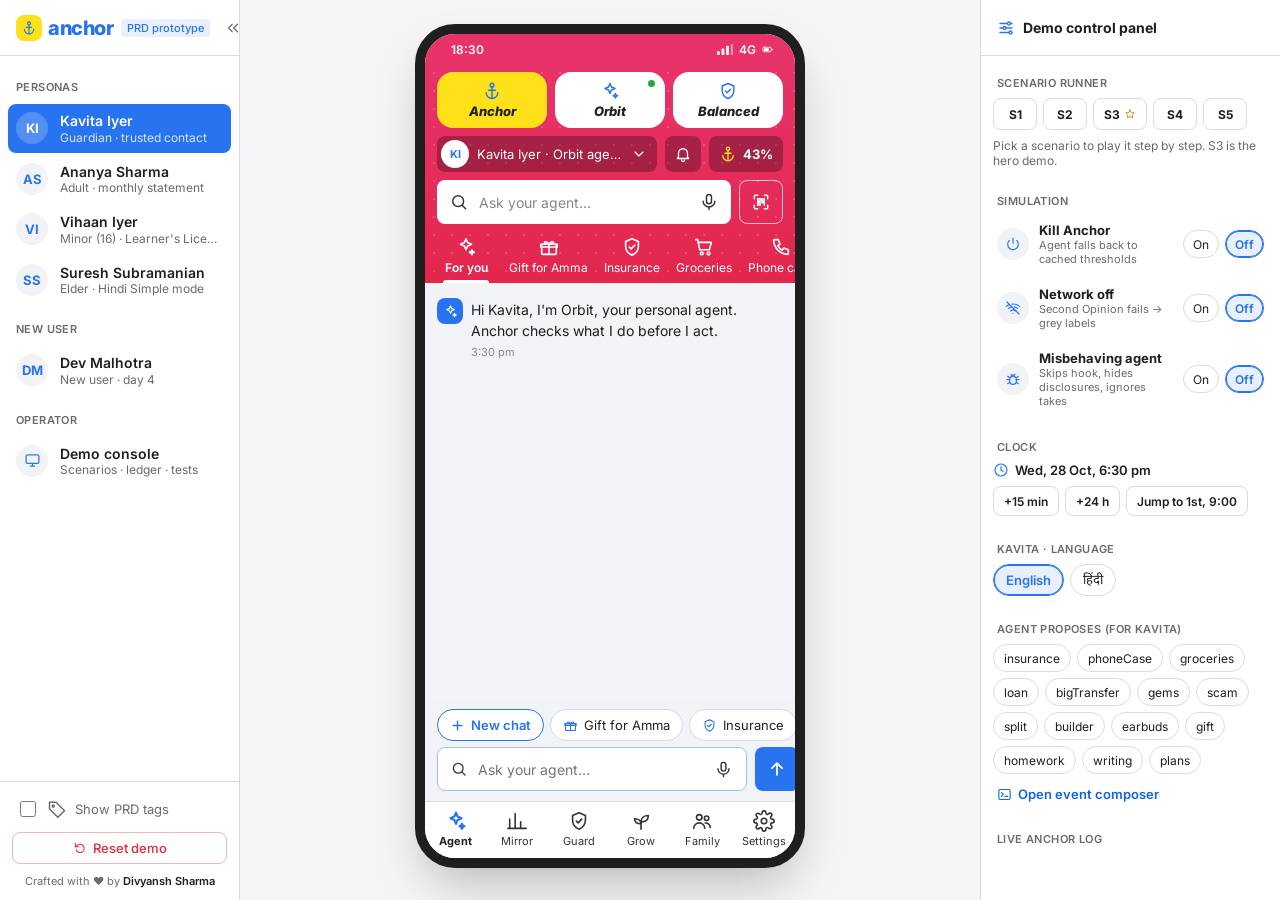
<file: index.html>
<!doctype html>
<html lang="en">
<head>
  <meta charset="utf-8">
  <meta name="viewport" content="width=device-width, initial-scale=1, viewport-fit=cover">
  <title>Anchor Prototype</title>
  <meta name="author" content="Divyansh Sharma">
  <meta name="description" content="Anchor — clickable prototype of PRD 1–5 (Agency Statement, Decision Guard, Trust Check, Me-First Mode, Family Circle) in Flipkart's design language.">
  <link rel="preconnect" href="https://fonts.googleapis.com">
  <link rel="preconnect" href="https://fonts.gstatic.com" crossorigin>
  <link href="https://fonts.googleapis.com/css2?family=Inter:wght@400;500;600;700;800&family=Noto+Sans+Devanagari:wght@400;600;700&display=swap" rel="stylesheet">
  <link rel="stylesheet" href="css/tokens.css">
  <link rel="stylesheet" href="css/shell.css">
  <link rel="stylesheet" href="css/components.css">
  <link rel="stylesheet" href="css/screens.css">
</head>
<body>
  <div class="app-shell" id="shell">
    <aside class="sidebar" id="sidebar" aria-label="Switch persona"></aside>

    <main class="stage" id="stage">
      <div class="stage-bar">
        <button class="icon-btn stage-menu" data-action="shell.openSidebar" aria-label="Open persona list"></button>
        <span class="stage-title" id="stageTitle"></span>
        <button class="stage-demo-btn" data-action="shell.openPanel" aria-label="Open demo control panel"></button>
      </div>

      <div class="phone" id="phone" aria-label="Phone preview">
        <div class="phone-status" id="phoneStatus"></div>
        <div class="phone-app" id="phoneApp"></div>
        <div class="phone-layer" id="phoneLayer" aria-live="polite"></div>
      </div>

      <section class="console" id="console" hidden></section>
    </main>

    <aside class="panel" id="panel" aria-label="Demo control panel"></aside>
  </div>
  <div class="shell-scrim" id="shellScrim" data-action="shell.closeOverlays"></div>
  <div class="shell-toast" id="shellToast" role="status" aria-live="polite"></div>

  <script src="js/config.local.js"></script>
  <script src="js/core.js"></script>
  <script src="js/ai.js"></script>
  <script src="js/data/i18n.js"></script>
  <script src="js/data/catalogue.js"></script>
  <script src="js/data/registry.js"></script>
  <script src="js/data/seed.js"></script>
  <script src="js/engine/ledger.js"></script>
  <script src="js/engine/policy.js"></script>
  <script src="js/engine/trust.js"></script>
  <script src="js/engine/statement.js"></script>
  <script src="js/engine/mefirst.js"></script>
  <script src="js/engine/family.js"></script>
  <script src="js/engine/anchor.js"></script>
  <script src="js/sim/agent.js"></script>
  <script src="js/sim/scenarios.js"></script>
  <script src="js/ui/icons.js"></script>
  <script src="js/ui/voice.js"></script>
  <script src="js/ui/components.js"></script>
  <script src="js/ui/phone.js"></script>
  <script src="js/ui/agent-tab.js"></script>
  <script src="js/ui/mirror-tab.js"></script>
  <script src="js/ui/guard-tab.js"></script>
  <script src="js/ui/grow-tab.js"></script>
  <script src="js/ui/family-tab.js"></script>
  <script src="js/ui/settings-tab.js"></script>
  <script src="js/ui/console.js"></script>
  <script src="js/tests.js"></script>
  <script src="js/app.js"></script>
</body>
</html>
</file>
<file: css/tokens.css>
/* Design tokens — Flipkart values measured on flipkart.com (21 Oct 2026) and the three app
   screenshots, plus the reference shell (GUARDRAILS.md §1–2). Component CSS uses only these. */
:root {
  /* Flipkart brand */
  --fk-blue: #2874F0;
  --fk-blue-dark: #1E55E8;
  --fk-link: #1162F2;
  --fk-blue-tint: #E8F0FE;
  --fk-blue-wash: #DCEBFF;          /* offers panel body */
  --fk-blue-soft: #9CC0F9;
  --fk-yellow: #FFE11B;
  --fk-yellow-deep: #FFC200;
  --fk-gold: linear-gradient(#F7D98B, #FFF0BA, #F7D98B);   /* "Best value for you" */
  --fk-buy: linear-gradient(180deg, #FFE11B 0%, #FFC200 100%); /* "Buy now" */
  --fk-offers: linear-gradient(90deg, #1E55E8 0%, #2874F0 100%); /* "Apply offers" header */
  --fk-red: #E8273A;
  --fk-red-tint: #FDE8EA;
  --fk-rating: #388E3C;             /* rating pill / % off */
  --fk-green-text: #008042;         /* product-page ↓% */
  --fk-green-bright: #26A541;       /* "Lowest Price Live" */
  --fk-green-tint: #E7F8EC;
  --fk-purple: #5209DB;             /* "Top Discount of the Sale" */
  --fk-purple-tint: #F4F2FF;
  --fk-amber: #C58A00;
  --fk-amber-tint: #FFF6D6;
  --fk-grey-label: #6B6F76;
  --fk-festive: linear-gradient(180deg, #E8336A 0%, #E2264D 100%);
  --fk-sunset: linear-gradient(180deg, #F0466D 0%, #FF7A2F 58%, #FFC21A 100%);
  --fk-night: linear-gradient(180deg, #13214A 0%, #05070F 100%);
  --fk-navy: #0E1A3A;
  --fk-pattern: radial-gradient(rgba(255,255,255,.16) 1px, transparent 1.4px);

  /* Neutrals (flipkart.com) */
  --ink: #212121;
  --ink-2: #333333;
  --muted: #878787;
  --line: #DBDBDB;
  --line-2: #F0F0F0;
  --chip: #F5F5F5;
  --disabled: #C2C2C2;
  --page: #F1F3F6;
  --surface: #FFFFFF;
  --skeleton: #E8E8E8;
  --scrim: rgba(0, 0, 0, .6);       /* login modal scrim */

  /* Shell (reference prototype) */
  --shell-bg: #F5F5F7;
  --shell-ink: #1F1F1F;
  --shell-muted: #6B6B6B;
  --frame: #1F1F1F;
  --tag-bg: #1F1F1F;

  /* Radius */
  --r-2: 2px;   /* classic buttons, deal tags, login modal */
  --r-3: 3px;   /* rating pill */
  --r-8: 8px;   /* product-page buttons, rating chip, search bar, cards */
  --r-10: 10px; /* Claude pills/fields (BTP) */
  --r-12: 12px; /* offers inner cards */
  --r-16: 16px; /* offers panel, tiles */
  --r-18: 18px; /* user bubble */
  --r-20: 20px; /* banners */
  --r-pill: 999px;
  --r-frame: 40px;

  /* Type (Flipkart uses Inter) */
  --font: "Inter", system-ui, -apple-system, "Segoe UI", Roboto, "Noto Sans Devanagari", sans-serif;
  --fs-10: 10px; --fs-11: 11px; --fs-12: 12px; --fs-13: 13px; --fs-14: 14px;
  --fs-16: 16px; --fs-18: 18px; --fs-20: 20px; --fs-24: 24px; --fs-28: 28px; --fs-44: 44px;

  --s1: 4px; --s2: 8px; --s3: 12px; --s4: 16px; --s5: 20px; --s6: 24px;

  --sh-frame: 0 25px 50px -12px rgba(0, 0, 0, .25);

  --sidebar-w: 240px;
  --rail-w: 64px;
  --panel-w: 300px;
  --phone-w: 390px;
  --phone-h: 844px;
  --frame-border: 10px;
  --tap: 44px;
  --ease: cubic-bezier(.2, .8, .2, 1);
}
</file>
<file: css/shell.css>
/* Shell — reverse-engineered presentation pattern (GUARDRAILS.md §1).
   Sidebar | centred phone frame | demo control panel, with responsive fixes. */
*, *::before, *::after { box-sizing: border-box; }
html, body { margin: 0; height: 100%; }
body {
  font-family: var(--font);
  font-size: var(--fs-14);
  color: var(--shell-ink);
  background: var(--shell-bg);
  -webkit-font-smoothing: antialiased;
  overflow: hidden;
}
button, input, select, textarea { font: inherit; color: inherit; }
button { cursor: pointer; }
:focus-visible { outline: 2px solid var(--fk-blue); outline-offset: 2px; }
[hidden] { display: none !important; }

.app-shell { display: flex; height: 100dvh; width: 100%; }

/* ---------- Sidebar ---------- */
.sidebar {
  position: sticky; top: 0;
  width: var(--sidebar-w); height: 100dvh; flex-shrink: 0;
  display: flex; flex-direction: column;
  background: var(--surface);
  border-right: 1px solid var(--line);
  transition: width .2s var(--ease), transform .25s var(--ease);
  z-index: 30;
}
.sb-head {
  display: flex; align-items: center; gap: var(--s2);
  height: 56px; padding: 0 var(--s3) 0 var(--s4);
  border-bottom: 1px solid var(--line);
}
.wordmark { font-weight: 800; font-size: 20px; letter-spacing: -.5px; color: var(--fk-blue); display: flex; align-items: center; gap: 6px; }
.wordmark .wm-mark { width: 26px; height: 26px; border-radius: 8px; background: var(--fk-yellow); display: grid; place-items: center; color: var(--fk-blue); }
.wordmark .wm-mark svg { width: 16px; height: 16px; }
.sb-badge { font-size: var(--fs-11); font-weight: 500; color: var(--fk-blue); background: var(--fk-blue-tint); padding: 2px 6px; border-radius: var(--r-3); white-space: nowrap; }
.sb-collapse { margin-left: auto; }
.icon-btn {
  display: inline-grid; place-items: center;
  width: 32px; height: 32px; border-radius: var(--r-8);
  border: 0; background: transparent; color: var(--shell-muted);
}
.icon-btn:hover { background: var(--line-2); }
.icon-btn svg { width: 18px; height: 18px; }

.sb-nav { flex: 1; overflow-y: auto; padding: var(--s2) 0; }
.sb-group-label {
  padding: var(--s4) var(--s4) var(--s2);
  font-size: var(--fs-11); font-weight: 600; letter-spacing: .4px;
  text-transform: uppercase; color: var(--shell-muted);
}
.sb-item {
  position: relative;
  display: flex; align-items: center; gap: var(--s3);
  width: calc(100% - 16px); margin: 2px 8px; padding: 8px;
  border: 0; border-radius: var(--r-8); background: transparent;
  text-align: left; color: var(--shell-ink);
}
.sb-item:hover { background: var(--page); }
.sb-item.is-active { background: var(--fk-blue); color: #fff; }
.sb-ico {
  width: 32px; height: 32px; flex-shrink: 0; border-radius: 50%;
  display: grid; place-items: center;
  background: var(--page); color: var(--fk-blue);
  font-weight: 700; font-size: var(--fs-13);
}
.sb-item.is-active .sb-ico { background: rgba(255,255,255,.2); color: #fff; }
.sb-ico svg { width: 17px; height: 17px; }
.sb-text { min-width: 0; display: flex; flex-direction: column; line-height: 1.25; }
.sb-name { font-weight: 600; font-size: var(--fs-14); white-space: nowrap; overflow: hidden; text-overflow: ellipsis; }
.sb-sub { font-size: var(--fs-12); color: var(--shell-muted); white-space: nowrap; overflow: hidden; text-overflow: ellipsis; }
.sb-item.is-active .sb-sub { color: rgba(255,255,255,.82); }
.sb-dot {
  position: absolute; top: 8px; left: 32px;
  min-width: 16px; height: 16px; padding: 0 4px; border-radius: var(--r-pill);
  background: var(--fk-red); color: #fff; font-size: 10px; font-weight: 700;
  display: grid; place-items: center; border: 2px solid var(--surface);
}
.sb-foot { border-top: 1px solid var(--line); padding: var(--s3); display: grid; gap: var(--s2); }
.sb-check { display: flex; align-items: center; gap: var(--s2); font-size: var(--fs-13); color: var(--shell-muted); padding: 4px; cursor: pointer; }
.sb-check input { width: 16px; height: 16px; accent-color: var(--fk-blue); }
.btn-reset {
  display: flex; align-items: center; justify-content: center; gap: 6px;
  height: 32px; border-radius: var(--r-8);
  border: 1px solid #F3B4BB; background: var(--surface); color: var(--fk-red); font-size: var(--fs-13); font-weight: 500;
}
.btn-reset svg { width: 14px; height: 14px; }

/* Collapsed rail */
.app-shell.sb-collapsed .sidebar { width: var(--rail-w); }
.app-shell.sb-collapsed .sb-text,
.app-shell.sb-collapsed .sb-badge,
.app-shell.sb-collapsed .wordmark .wm-text,
.app-shell.sb-collapsed .sb-check span,
.app-shell.sb-collapsed .btn-reset span { display: none; }
.app-shell.sb-collapsed .sb-group-label { font-size: 0; padding: var(--s3) 0 var(--s1); border-top: 1px solid var(--line-2); margin: 0 12px; }
.app-shell.sb-collapsed .sb-head { padding: 0 8px; justify-content: center; flex-direction: column; height: auto; padding: 10px 0; gap: 6px; }
.app-shell.sb-collapsed .sb-collapse { margin-left: 0; transform: rotate(180deg); }
.app-shell.sb-collapsed .sb-item { justify-content: center; }
.app-shell.sb-collapsed .sb-check { justify-content: center; }

/* ---------- Stage ---------- */
.stage {
  position: relative;
  flex: 1; min-width: 0;
  display: flex; justify-content: center; align-items: flex-start;
  padding: 24px 16px;
  overflow: auto;
}
.stage-bar { display: none; }

/* ---------- Phone frame ---------- */
.phone {
  position: relative;
  width: var(--phone-w);
  height: var(--phone-h);
  zoom: var(--phone-scale, 1); /* whole device scales to fit the window (set in app.js) */
  flex-shrink: 0;
  display: flex; flex-direction: column;
  overflow: hidden;
  background: var(--page);
  border: var(--frame-border) solid var(--frame);
  border-radius: var(--r-frame);
  box-shadow: var(--sh-frame);
  isolation: isolate;
}
.phone-status {
  height: 30px; flex-shrink: 0;
  display: flex; align-items: center; justify-content: space-between;
  padding: 0 22px 0 26px;
  font-size: var(--fs-12); font-weight: 600; color: #fff;
  background: var(--status-bg, #E8336A);
  position: relative; z-index: 2;
}
.phone-status .ps-right { display: flex; align-items: center; gap: 6px; }
.phone-status svg { height: 11px; width: auto; }
.phone.is-dark-status .phone-status { color: #fff; }
.phone.is-light-status .phone-status { color: var(--ink); }
.phone-app { position: relative; flex: 1; min-height: 0; display: flex; flex-direction: column; }
.phone-layer { position: absolute; inset: 30px 0 0 0; pointer-events: none; z-index: 20; }
.phone-layer > * { pointer-events: auto; }

/* ---------- Operator console (full-width desktop view) ---------- */
.console {
  width: 100%; max-width: 1200px; min-height: 100%;
  align-self: stretch;
}

/* ---------- Demo control panel ---------- */
.panel {
  width: var(--panel-w); flex-shrink: 0; height: 100dvh;
  background: var(--surface); border-left: 1px solid var(--line);
  display: flex; flex-direction: column;
  transition: transform .25s var(--ease);
  z-index: 30;
}
.app-shell.is-console .panel { display: none; }

/* ---------- Feature (PRD) tags ---------- */
[data-tag] { position: relative; }
body.show-tags [data-tag]::after {
  content: attr(data-tag);
  position: absolute; top: -7px; right: -4px; z-index: 15;
  padding: 1px 4px; border-radius: var(--r-3);
  background: var(--tag-bg); color: #fff;
  font: 700 9px/1.3 var(--font); letter-spacing: .2px; white-space: nowrap;
  pointer-events: none;
}

/* ---------- Shell overlays ---------- */
.shell-scrim { position: fixed; inset: 0; background: var(--scrim); opacity: 0; pointer-events: none; transition: opacity .2s; z-index: 25; }
.shell-scrim.is-on { opacity: 1; pointer-events: auto; }
.shell-toast {
  position: fixed; left: 50%; top: 16px; transform: translate(-50%, -12px);
  background: var(--fk-blue-tint); color: var(--ink); border: 1px solid var(--line); padding: 10px 14px; border-radius: var(--r-10);
  font-size: var(--fs-13); opacity: 0; pointer-events: none;
  transition: opacity .2s, transform .2s var(--ease); z-index: 60; max-width: calc(100vw - 32px);
}
.shell-toast.is-on { opacity: 1; transform: translate(-50%, 0); }

/* ---------- Responsive ---------- */
/* 640–1279: rail sidebar, panel becomes a slide-over drawer */
@media (max-width: 1279px) {
  .panel {
    position: fixed; right: 0; top: 0; bottom: 0;
    transform: translateX(100%);
  }
  .app-shell.panel-open .panel { transform: none; }
  .stage-bar {
    display: flex; position: absolute; top: 12px; right: 16px; left: auto;
    z-index: 5;
  }
  .stage-bar .stage-menu, .stage-bar .stage-title { display: none; }
  .stage-demo-btn {
    display: inline-flex; align-items: center; gap: 6px;
    height: 36px; padding: 0 14px; border-radius: var(--r-pill);
    border: 0; background: var(--shell-ink); color: #fff; font-weight: 600; font-size: var(--fs-13);
  }
  .stage-demo-btn svg { width: 16px; height: 16px; }
  .app-shell.is-console .stage-bar { display: none; }
}
@media (max-width: 1279px) and (min-width: 640px) {
  .app-shell:not(.sb-expanded) .sidebar { width: var(--rail-w); }
  .app-shell:not(.sb-expanded) .sb-text,
  .app-shell:not(.sb-expanded) .sb-badge,
  .app-shell:not(.sb-expanded) .wordmark .wm-text,
  .app-shell:not(.sb-expanded) .sb-check span,
  .app-shell:not(.sb-expanded) .btn-reset span { display: none; }
  .app-shell:not(.sb-expanded) .sb-group-label { font-size: 0; padding: var(--s3) 0 var(--s1); border-top: 1px solid var(--line-2); margin: 0 12px; }
  .app-shell:not(.sb-expanded) .sb-head { justify-content: center; flex-direction: column; height: auto; padding: 10px 0; gap: 6px; }
  .app-shell:not(.sb-expanded) .sb-collapse { margin-left: 0; transform: rotate(180deg); }
  .app-shell:not(.sb-expanded) .sb-item { justify-content: center; }
  .app-shell:not(.sb-expanded) .sb-check { justify-content: center; }
  .app-shell.sb-expanded .sidebar { position: fixed; left: 0; }
}

/* <640: full-bleed app, no frame; sidebar = drawer; panel = bottom sheet */
@media (max-width: 639px) {
  .sidebar {
    position: fixed; left: 0; top: 0; bottom: 0; width: min(300px, 86vw);
    transform: translateX(-100%);
  }
  .app-shell.sb-expanded .sidebar { transform: none; }
  .sb-collapse { display: none; }
  .stage { padding: 0; overflow: hidden; }
  .phone {
    width: 100%; height: 100dvh; zoom: 1;
    border: 0; border-radius: 0; box-shadow: none;
  }
  .stage-bar {
    position: fixed; top: auto; bottom: 150px; right: 12px; left: auto;
    display: flex; flex-direction: column; gap: 8px; z-index: 22;
  }
  .stage-bar .stage-menu {
    display: inline-grid; width: 44px; height: 44px; border-radius: 50%;
    background: var(--surface); color: var(--ink); border: 1px solid var(--line);
  }
  .stage-demo-btn { height: 44px; justify-content: center; }
  .panel {
    top: auto; left: 0; right: 0; bottom: 0; width: 100%; height: min(78dvh, 640px);
    border-left: 0; border-radius: var(--r-16) var(--r-16) 0 0;
    transform: translateY(100%);
  }
  .app-shell.panel-open .panel { transform: none; }
  .app-shell.is-console .stage { padding: 0; overflow: auto; }
  .app-shell.is-console .stage-bar { display: flex; }
  .app-shell.is-console .stage-bar .stage-demo-btn { display: none; }
}

@media (prefers-reduced-motion: reduce) {
  *, *::before, *::after { animation-duration: .001ms !important; animation-iteration-count: 1 !important; transition-duration: .001ms !important; }
}

/* Credit line (sidebar footer text style) */
.sb-credit { margin: 2px 0 0; text-align: center; font-size: var(--fs-11); color: var(--shell-muted); }
.sb-credit b { font-weight: 600; color: var(--shell-ink); }
.app-shell.sb-collapsed .sb-credit span { display: none; }
.app-shell.sb-collapsed .sb-credit b { font-size: 0; }
.app-shell.sb-collapsed .sb-credit b::after { content: "DS"; font-size: var(--fs-11); }
@media (max-width: 1279px) and (min-width: 640px) {
  .app-shell:not(.sb-expanded) .sb-credit span { display: none; }
  .app-shell:not(.sb-expanded) .sb-credit b { font-size: 0; }
  .app-shell:not(.sb-expanded) .sb-credit b::after { content: "DS"; font-size: var(--fs-11); }
}
</file>
<file: css/components.css>
/* Components — only elements traced to the references and the user's picks (GUARDRAILS.md §2.3):
   1A product-page button pair · 4A rating pill · 7B login modal · 9B tinted notice · 10B in-card
   fingerprint · 13B dots · 14B On/Off pills · 15B pills + plain field · 18A icon tiles · 19A red mic.
   No drop shadows except the phone frame; no invented animation. */
.ic { width: 20px; height: 20px; flex-shrink: 0; }

/* ---------- Buttons: Flipkart product-page pair (pick 1A) ---------- */
.btn-pair { display: flex; gap: var(--s2); }
.btn-out, .btn-buy {
  flex: 1; min-height: var(--tap); padding: 4px 12px; border-radius: var(--r-8);
  display: inline-flex; flex-direction: column; align-items: center; justify-content: center; gap: 0;
  font-weight: 600; font-size: var(--fs-16); line-height: 1.15; text-decoration: none; text-align: center;
}
.btn-out { background: var(--surface); color: var(--ink); border: 1px solid var(--line); }
.btn-buy { background: var(--fk-buy); color: var(--ink); border: 0; }
.btn-buy small, .btn-out small { font-size: var(--fs-12); font-weight: 500; }
.btn-buy[disabled] { background: var(--disabled); color: var(--surface); cursor: not-allowed; }
.btn-out[disabled] { color: var(--disabled); cursor: not-allowed; }
.btn-out.is-block, .btn-buy.is-block { width: 100%; flex: none; }
.btn-out .ic, .btn-buy .ic { width: 18px; height: 18px; }
.btn-out.is-night { background: transparent; color: var(--surface); border-color: rgba(255,255,255,.4); flex-direction: row; gap: 8px; }
.btn-out.is-night.is-quiet { border-style: dashed; color: rgba(255,255,255,.85); }
.btn-out.is-night[disabled] { color: rgba(255,255,255,.45); border-color: rgba(255,255,255,.2); }
.btn-buy.is-stop { background: var(--fk-red); color: var(--surface); min-height: 56px; font-size: var(--fs-18); }
/* Compare and secondary actions: Flipkart blue text action ("Apply", "Add Item", "more") */
.text-act {
  display: inline-flex; align-items: center; gap: 4px; padding: 6px 2px; border: 0; background: none;
  color: var(--fk-link); font-weight: 600; font-size: var(--fs-14); text-decoration: none; white-space: nowrap;
}
.text-act .ic { width: 16px; height: 16px; }
.text-act.is-night { color: var(--fk-yellow); }
.text-act[disabled] { color: var(--disabled); }

/* Legacy class names used across tabs, mapped onto the picked vocabulary */
.btn { display: inline-flex; align-items: center; justify-content: center; gap: 6px; min-height: var(--tap); padding: 0 14px; border-radius: var(--r-8); font-weight: 600; font-size: var(--fs-14); border: 1px solid transparent; text-decoration: none; background: var(--surface); color: var(--ink); }
.btn .ic { width: 18px; height: 18px; }
.btn[disabled] { opacity: .5; cursor: not-allowed; }
.btn-primary, .btn-yellow { background: var(--fk-buy); color: var(--ink); border: 0; }
.btn-outline { border-color: var(--line); background: var(--surface); color: var(--ink); }
.btn-light { background: transparent; color: var(--surface); border-color: rgba(255,255,255,.4); }
.btn-ghost, .link-btn { background: none; border: 0; color: var(--fk-link); padding: 6px 2px; min-height: 0; font-weight: 600; font-size: var(--fs-14); display: inline-flex; align-items: center; gap: 4px; }
.btn-ghost .ic, .link-btn .ic { width: 16px; height: 16px; }
.btn-ghost.is-danger, .link-btn.is-danger { color: var(--fk-red); }
.link-btn.is-light { color: var(--surface); }
.btn-sm { min-height: 34px; padding: 0 12px; font-size: var(--fs-13); }
.btn-xl { min-height: 56px; font-size: var(--fs-18); }
.btn-block { width: 100%; }

/* ---------- Trust label: Flipkart rating pill (pick 4A) ---------- */
.tpill {
  display: inline-flex; align-items: center; gap: 4px; max-width: 100%;
  padding: 2px 6px 2px 5px; border-radius: var(--r-3); border: 0;
  color: var(--surface); font-size: var(--fs-12); font-weight: 500; line-height: 1.4; text-align: left;
}
.tpill .ic { width: 12px; height: 12px; stroke-width: 2.4; }
.tpill span { overflow: hidden; text-overflow: ellipsis; white-space: nowrap; }
.tpill.is-green { background: var(--fk-rating); }
.tpill.is-yellow { background: var(--fk-amber); }
.tpill.is-red { background: var(--fk-red); }
.tpill.is-grey { background: var(--fk-grey-label); }
.tpill.is-small { font-size: var(--fs-11); padding: 1px 5px 1px 4px; }
button.tpill { cursor: pointer; }

/* ---------- Deal tags: Flipkart tinted tags (2 px) ---------- */
.dtag { display: inline-flex; align-items: center; gap: 4px; padding: 2px 6px; border-radius: var(--r-2); font-size: var(--fs-11); font-weight: 700; white-space: nowrap; }
.dtag.is-purple { background: var(--fk-purple); color: var(--surface); font-size: var(--fs-12); padding: 3px 6px; white-space: normal; }
.tier-auto { background: var(--chip); color: var(--ink-2); }
.tier-notify { background: var(--fk-blue-tint); color: var(--fk-blue); }
.tier-ask { background: var(--fk-amber-tint); color: var(--fk-amber); }
.tier-never { background: var(--fk-red-tint); color: var(--fk-red); }
.res-yours { background: var(--fk-green-tint); color: var(--fk-green-bright); }
.res-approved { background: var(--fk-blue-tint); color: var(--fk-blue); }
.res-quick { background: var(--fk-purple-tint); color: var(--fk-purple); }
.res-auto { background: var(--chip); color: var(--ink-2); }
.res-blocked { background: var(--fk-red-tint); color: var(--fk-red); }
.res-pending { background: var(--fk-amber-tint); color: var(--fk-amber); }
.res-muted { background: var(--line-2); color: var(--muted); }
.best { display: inline-block; background: var(--fk-gold); color: var(--ink); font-size: var(--fs-12); padding: 0 6px; }
.drop { color: var(--fk-green-text); font-weight: 700; }
.live { display: inline-flex; align-items: center; gap: 4px; padding: 2px 9px; border-radius: var(--r-pill); background: var(--fk-red); color: var(--surface); font-size: var(--fs-11); font-weight: 800; letter-spacing: .3px; text-transform: uppercase; }
.new-badge { background: var(--fk-yellow); color: var(--ink); font-size: var(--fs-11); font-weight: 800; padding: 2px 8px; border-radius: var(--r-pill); }
.pill-count { background: var(--fk-blue-tint); color: var(--fk-blue); padding: 4px 10px; border-radius: var(--r-pill); font-size: var(--fs-12); font-weight: 700; white-space: nowrap; }

/* ---------- Pills: On/Off (14B) and choices (15B), Claude/BTP seg pills ---------- */
.seg-toggle, .pill-group { display: inline-flex; flex-wrap: wrap; gap: 6px; }
.seg-pill {
  min-height: 32px; padding: 0 12px; border-radius: var(--r-pill); border: 1px solid var(--line);
  background: var(--surface); color: var(--ink); font-size: var(--fs-13);
}
.seg-pill.is-on { background: var(--fk-blue-tint); border-color: var(--fk-blue); color: var(--fk-blue); font-weight: 600; box-shadow: inset 0 0 0 1px var(--fk-blue); cursor: default; }
.seg-pill[disabled] { opacity: .55; cursor: not-allowed; }
.chip, .chip-btn {
  display: inline-flex; align-items: center; gap: 6px; flex-shrink: 0;
  min-height: 32px; padding: 0 12px; border-radius: var(--r-pill);
  border: 1px solid var(--line); background: var(--surface); color: var(--ink); font-size: var(--fs-13);
}
.chip.is-quiet { color: var(--muted); }
.chip[disabled], .chip-btn[disabled] { color: var(--disabled); cursor: not-allowed; }
.chip-btn.is-active { background: var(--fk-blue-tint); border-color: var(--fk-blue); color: var(--fk-blue); font-weight: 600; box-shadow: inset 0 0 0 1px var(--fk-blue); }
.chips { display: flex; flex-wrap: wrap; gap: 6px; }

/* ---------- Progress dots (13B) ---------- */
.qdots { display: inline-flex; gap: 6px; align-items: center; }
.qdots i { width: 8px; height: 8px; border-radius: 50%; background: var(--line); display: block; }
.qdots i.done { background: var(--fk-blue); }
.qdots i.on { background: var(--fk-blue); box-shadow: 0 0 0 3px var(--fk-blue-tint); }

/* ---------- Fields (15B plain field; Flipkart search bar for text entry) ---------- */
.field { display: grid; gap: 6px; margin-bottom: var(--s3); font-size: var(--fs-13); color: var(--ink); font-weight: 600; }
.field input, .field select, .finput {
  min-height: 40px; padding: 0 11px; border-radius: var(--r-10); border: 1px solid var(--line);
  background: var(--surface); font-size: var(--fs-16); color: var(--ink); font-weight: 400;
}
.field input:focus, .finput:focus { border-color: var(--fk-blue); outline: none; }
.flabel { font-size: var(--fs-13); font-weight: 600; }
.form { display: grid; gap: var(--s3); }
.form-error { display: flex; align-items: center; gap: 8px; padding: 9px 11px; border-radius: var(--r-10); background: var(--fk-red-tint); color: var(--fk-red); font-size: var(--fs-13); font-weight: 600; }
.form-error .ic { width: 16px; height: 16px; }

/* ---------- Skeleton-first (static grey, Flipkart screenshot 1) ---------- */
.sk { background: var(--skeleton); border-radius: var(--r-20); }
.sk-wrap { display: grid; gap: 16px; padding: 16px; }
.sk-row { display: grid; grid-auto-flow: column; grid-auto-columns: 1fr; gap: 12px; }

/* ---------- Modal: Flipkart login dialog on the phone (pick 7B) ---------- */
#phoneSheet { position: absolute; inset: 0; pointer-events: none; }
#phoneSheet.is-open { pointer-events: auto; }
.modal-scrim { position: absolute; inset: 0; background: var(--scrim); }
.modal {
  position: absolute; left: 12px; right: 12px; top: 64px; max-height: calc(100% - 96px);
  display: flex; flex-direction: column; background: var(--surface); border-radius: var(--r-2); overflow: hidden;
}
.modal.is-tall { top: 52px; bottom: 24px; max-height: none; }
.modal-x {
  position: absolute; right: -2px; top: -46px; width: 40px; height: 40px; border: 0; background: none;
  color: var(--surface); display: grid; place-items: center;
}
.modal { overflow: visible; }
.modal-x .ic { width: 26px; height: 26px; stroke-width: 2; }
.modal-band { background: var(--fk-blue); color: var(--surface); padding: 18px 18px 16px; border-radius: var(--r-2) var(--r-2) 0 0; }
.modal-band h2 { margin: 0; font-size: var(--fs-24); font-weight: 500; line-height: 1.2; }
.modal-band p { margin: 6px 0 0; font-size: var(--fs-14); line-height: 1.4; opacity: .92; }
.modal-body { padding: 16px 18px 18px; overflow-y: auto; overscroll-behavior: contain; display: grid; gap: var(--s3); align-content: start; flex: 1; }
.modal-foot { padding: 12px 18px 16px; border-top: 1px solid var(--line-2); }
.modal-acts { display: grid; gap: 8px; justify-items: start; }
.modal-acts .is-block { justify-self: stretch; }

/* Navy full screen (Flipkart Play) for critical holds */
.night-screen { position: absolute; inset: 0; background: var(--fk-night); color: var(--surface); overflow-y: auto; }

/* ---------- Tinted notice line (pick 9B) + quiet caption (19A) ---------- */
.toast-host { position: absolute; left: 10px; right: 10px; top: 8px; pointer-events: none; opacity: 0; transform: translateY(-6px); transition: opacity .18s, transform .18s var(--ease); z-index: 30; }
.toast-host.is-on { opacity: 1; transform: none; }
.notice { pointer-events: auto; display: flex; align-items: center; gap: 10px; padding: 9px 11px; border-radius: var(--r-10); background: var(--fk-blue-tint); border: 1px solid var(--line); color: var(--ink); font-size: var(--fs-13); }
.notice span { flex: 1; min-width: 0; }
.notice.is-ok { background: var(--fk-green-tint); }
.notice.is-critical { background: var(--fk-red-tint); color: var(--fk-red); font-weight: 600; }
.notice button { border: 0; background: none; color: var(--fk-link); font-weight: 700; padding: 2px 4px; white-space: nowrap; }
.caption-host { position: absolute; left: 10px; right: 10px; bottom: 132px; pointer-events: none; opacity: 0; transition: opacity .18s; z-index: 29; }
.caption-host.is-on { opacity: 1; }
.caption { display: flex; gap: 8px; align-items: flex-start; padding: 8px 10px; border-radius: var(--r-10); background: var(--surface); border: 1px solid var(--line); color: var(--muted); font-size: var(--fs-12); line-height: 1.4; }
.caption .ic { width: 14px; height: 14px; margin-top: 1px; }

/* ---------- Fingerprint step inside the card (pick 10B) ---------- */
.auth-step { display: flex; align-items: center; gap: 12px; }
.auth-finger { width: 52px; height: 52px; border-radius: 50%; border: 0; flex-shrink: 0; display: grid; place-items: center; background: var(--fk-blue-tint); color: var(--fk-blue); }
.auth-finger .ic { width: 30px; height: 30px; stroke-width: 1.5; }
.auth-finger.is-ok { background: var(--fk-green-tint); color: var(--fk-green-bright); }
.auth-text { flex: 1; min-width: 0; display: grid; gap: 1px; }
.auth-text b { font-size: var(--fs-14); }
.auth-text span { font-size: var(--fs-12); color: var(--muted); }
.auth-text small { font-size: var(--fs-11); color: var(--muted); overflow: hidden; text-overflow: ellipsis; white-space: nowrap; }
.night-screen .auth-step { background: rgba(255,255,255,.08); border-radius: var(--r-12); padding: 12px; }
.night-screen .auth-text span, .night-screen .auth-text small { color: rgba(255,255,255,.75); }
.night-screen .auth-finger { background: rgba(255,255,255,.14); color: var(--surface); }

/* ---------- Product image slot: icon tiles (pick 18A) ---------- */
.thumb { width: 48px; height: 48px; border-radius: var(--r-8); display: grid; place-items: center; flex-shrink: 0; color: var(--surface); }
.thumb .ic { width: 22px; height: 22px; }
.thumb.is-insurance { background: linear-gradient(135deg, #4F8DF7, #1A5DC8); }
.thumb.is-electronics { background: linear-gradient(135deg, #5A6378, #2B3140); }
.thumb.is-groceries { background: linear-gradient(135deg, #43B26A, #108934); }
.thumb.is-gifts { background: linear-gradient(135deg, #F27A9B, #E2264D); }
.thumb.is-games { background: linear-gradient(135deg, #9B6CF0, #5B2BC4); }
.thumb.is-travel { background: linear-gradient(135deg, #34B7E5, #1B7FB8); }
.thumb.is-home { background: linear-gradient(135deg, #FFB648, #F07B12); }

/* ---------- Misc ---------- */
.empty { display: grid; justify-items: center; gap: 8px; padding: 24px 16px; color: var(--muted); text-align: center; border: 1px dashed var(--line); border-radius: var(--r-8); background: var(--surface); }
.empty .ic { width: 30px; height: 30px; }
.empty p { margin: 0; max-width: 260px; }
.mut, .muted { color: var(--muted); }
.small { font-size: var(--fs-12); }
.pad { padding: 12px 12px; }
.pad-x { padding: 0 4px; }
.h3 { font-size: var(--fs-16); margin: 0 0 8px; display: flex; align-items: center; gap: 6px; font-weight: 600; }
.mini-h { font-size: var(--fs-13); font-weight: 600; }
.note-card, .tint-line { display: flex; align-items: center; gap: 10px; padding: 9px 11px; border-radius: var(--r-10); background: var(--fk-blue-tint); border: 1px solid var(--line); font-size: var(--fs-13); color: var(--ink); }
.note-card span, .tint-line span { flex: 1; min-width: 0; }
.note-card .ic { width: 16px; height: 16px; color: var(--fk-blue); }
.note-card.is-warn { background: var(--fk-amber-tint); }
.note-card.is-warn .ic { color: var(--fk-amber); }
.quiet-line { display: flex; align-items: center; gap: 6px; margin: 0; font-size: var(--fs-12); color: var(--muted); }
.quiet-line .ic { width: 14px; height: 14px; }
.quiet-line.is-ok { color: var(--fk-green-bright); font-weight: 600; }
.log-list { list-style: none; margin: 0; padding: 0; font-size: var(--fs-12); color: var(--ink-2); }
.log-list li { padding: 8px 0; border-bottom: 1px solid var(--line-2); }
.log-list time { color: var(--muted); margin-right: 6px; }
.set-row { display: flex; align-items: center; justify-content: space-between; gap: 12px; padding: 10px 0; border-bottom: 1px solid var(--line-2); }
.set-row > div, .set-col { display: grid; gap: 2px; min-width: 0; }
.set-row small, .set-col small { color: var(--muted); font-size: var(--fs-12); font-weight: 400; }
.set-block { display: grid; gap: 8px; padding: 10px 0; border-bottom: 1px solid var(--line-2); }

/* Product photos (Wikimedia Commons) */
.thumb.is-photo { background: var(--surface); border: 1px solid var(--line-2); overflow: hidden; padding: 0; }
.thumb.is-photo img { width: 100%; height: 100%; object-fit: cover; display: block; }
.thumb.is-broken { background: var(--skeleton); }

/* A hidden notice must not block taps on the header tiles underneath */
.toast-host:not(.is-on) .notice, .toast-host:not(.is-on) .notice * { pointer-events: none; }
</file>
<file: css/screens.css>
/* Screens — Flipkart app chrome (screenshots) + picked components. */

/* ================= App header (Flipkart screenshot 2) ================= */
.phone { --status-bg: #E8336A; }
.app-hdr {
  position: relative; z-index: 3; flex-shrink: 0;
  background: var(--fk-pattern) 0 0 / 18px 18px, var(--fk-festive);
  color: var(--surface); padding: 8px 12px 0;
}
.hdr-tiles { display: grid; grid-template-columns: repeat(4, 1fr); gap: 8px; max-height: 64px; overflow: hidden; transition: max-height .2s var(--ease), margin .2s; }
.tile {
  display: flex; flex-direction: column; align-items: center; justify-content: center; gap: 2px;
  height: 56px; border: 0; border-radius: var(--r-16); background: var(--surface); color: var(--fk-blue);
  font-weight: 800; font-style: italic; font-size: var(--fs-13); position: relative; min-width: 0;
}
.tile span { color: var(--ink); max-width: 100%; overflow: hidden; text-overflow: ellipsis; white-space: nowrap; padding: 0 4px; }
.tile .ic { width: 20px; height: 20px; }
.tile.is-active { background: var(--fk-yellow); }
.tile-dot { position: absolute; top: 8px; right: 10px; width: 7px; height: 7px; border-radius: 50%; background: var(--fk-green-bright); }
.tile-dot.is-off { background: var(--fk-red); }
.hdr-row { display: flex; align-items: center; gap: 8px; margin-top: 8px; max-height: 40px; overflow: hidden; transition: max-height .2s var(--ease), margin .2s; }
.hdr-loc {
  flex: 1; min-width: 0; display: flex; align-items: center; gap: 8px; height: 36px; padding: 0 10px 0 4px;
  border: 0; border-radius: var(--r-8); background: rgba(0,0,0,.28); color: var(--surface); font-size: var(--fs-13); text-align: left;
}
.hdr-loc .ic { width: 16px; height: 16px; }
.loc-av { width: 28px; height: 28px; border-radius: 50%; background: var(--surface); color: var(--fk-blue); font-weight: 700; font-size: var(--fs-11); display: grid; place-items: center; flex-shrink: 0; }
.loc-av.is-lg { width: 44px; height: 44px; font-size: var(--fs-14); background: var(--fk-blue-tint); }
.loc-text { flex: 1; min-width: 0; overflow: hidden; text-overflow: ellipsis; white-space: nowrap; }
.hdr-pill {
  position: relative; display: inline-flex; align-items: center; gap: 6px; height: 36px; padding: 0 10px;
  border: 0; border-radius: var(--r-8); background: rgba(0,0,0,.28); color: var(--surface); font-weight: 700; font-size: var(--fs-13);
}
.hdr-pill.is-icon { width: 36px; padding: 0; justify-content: center; }
.hdr-pill .ic { width: 18px; height: 18px; }
.hdr-pill.is-coin .ic { color: var(--fk-yellow); }
.pill-badge { position: absolute; top: -4px; right: -4px; min-width: 16px; height: 16px; padding: 0 4px; border-radius: var(--r-pill); background: var(--fk-yellow); color: var(--ink); font-size: 10px; font-weight: 800; display: grid; place-items: center; }
.hdr-search { display: flex; gap: 8px; margin-top: 8px; }
.ask-bar {
  flex: 1; min-width: 0; display: flex; align-items: center; gap: 10px; height: 44px; padding: 0 12px;
  border: 0; border-radius: var(--r-8); background: var(--surface); color: var(--muted); font-size: var(--fs-14); text-align: left;
}
.ask-bar span { flex: 1; }
.ask-bar .ic { color: var(--ink-2); }
.ask-bar.is-big { height: 52px; font-size: var(--fs-16); margin: 10px 0 12px; justify-content: center; }
.scan-btn { width: 44px; height: 44px; flex-shrink: 0; border: 1.5px solid rgba(255,255,255,.7); border-radius: var(--r-8); background: transparent; color: var(--surface); display: grid; place-items: center; }
.cat-tabs { display: flex; gap: 4px; overflow-x: auto; scrollbar-width: none; margin: 6px -12px 0; padding: 0 8px; }
.cat-tabs::-webkit-scrollbar { display: none; }
.cat {
  flex-shrink: 0; display: flex; flex-direction: column; align-items: center; gap: 2px; min-width: 66px; padding: 6px 6px 8px;
  border: 0; background: none; color: var(--surface); font-size: var(--fs-12); position: relative;
}
.cat .ic { width: 22px; height: 22px; }
.cat span { white-space: nowrap; }
.cat.is-active { font-weight: 600; }
.cat.is-active::after { content: ""; position: absolute; left: 10px; right: 10px; bottom: 0; height: 3px; border-radius: 3px 3px 0 0; background: var(--surface); }
.app-hdr.is-compact .hdr-tiles, .app-hdr.is-compact .hdr-row { max-height: 0; margin-top: 0; }
.app-hdr.is-simple { padding-bottom: 2px; }
.hdr-simple-row { display: flex; align-items: center; gap: 8px; padding-top: 4px; }
.hdr-hello { flex: 1; display: grid; line-height: 1.15; }
.hello-small { font-size: var(--fs-14); opacity: .9; }
.hello-name { font-size: var(--fs-24); font-weight: 800; }

/* ================= Body + bottom nav ================= */
.app-body { flex: 1; min-height: 0; overflow-y: auto; overscroll-behavior: contain; background: var(--page); display: flex; flex-direction: column; }
.app-body > * { flex-shrink: 0; }
.app-nav { display: grid; grid-template-columns: repeat(5, 1fr); flex-shrink: 0; background: var(--surface); border-top: 1px solid var(--line); padding: 4px 0 6px; z-index: 3; }
.nav-item { display: grid; justify-items: center; gap: 2px; border: 0; background: none; color: var(--ink-2); font-size: var(--fs-12); padding: 4px 0; }
.nav-ic { position: relative; display: grid; place-items: center; }
.nav-ic .ic { width: 24px; height: 24px; }
.nav-item.is-active { color: var(--ink); font-weight: 700; }
.nav-item.is-active .ic { stroke-width: 2.4; color: var(--fk-blue); }
.nav-badge { position: absolute; top: -4px; right: -10px; min-width: 18px; height: 18px; padding: 0 4px; border-radius: var(--r-pill); background: var(--fk-red); color: var(--surface); font-size: 10px; font-weight: 700; display: grid; place-items: center; border: 2px solid var(--surface); }

/* Shared blocks */
.card { background: var(--surface); border-radius: var(--r-8); padding: 12px; display: grid; gap: 8px; min-width: 0; }
.card p { margin: 0; }
.card .mut { display: flex; align-items: center; gap: 6px; font-size: var(--fs-12); }
.card .mut .ic { width: 14px; height: 14px; }
.card.is-row { display: flex; align-items: center; justify-content: space-between; gap: 8px; font-size: var(--fs-13); }
.card-sec { background: var(--surface); margin: 8px 0 0; padding: 14px 12px; display: grid; gap: 10px; }
.card-sec.is-flat { background: transparent; padding-top: 10px; padding-bottom: 4px; }
.sec-title { display: flex; align-items: baseline; justify-content: space-between; gap: 8px; }
.sec-title h3 { margin: 0; font-size: var(--fs-18); font-weight: 700; white-space: nowrap; }
.sec-title small { text-align: right; min-width: 0; }
.sec-title small { font-size: var(--fs-12); }

/* Gradient promo card (Flipkart "Still looking for these?") */
.promo { margin: 10px 12px 0; padding: 14px; border-radius: var(--r-20); color: var(--surface); display: grid; gap: 8px; background: var(--fk-pattern) 0 0 / 18px 18px, var(--fk-sunset); }
.promo.is-blue { background: var(--fk-pattern) 0 0 / 18px 18px, var(--fk-offers); }
.promo.is-night { background: var(--fk-night); }
.promo p { margin: 0; font-size: var(--fs-13); line-height: 1.45; display: flex; gap: 6px; align-items: flex-start; }
.promo p .ic { width: 16px; height: 16px; margin-top: 1px; }
.promo-head { display: flex; align-items: center; justify-content: space-between; gap: 8px; }
.promo-head h3 { margin: 0; font-size: var(--fs-20); font-weight: 700; }
.promo-ic { width: 28px; height: 28px; opacity: .9; }
.promo-count { min-width: 32px; height: 32px; padding: 0 8px; border-radius: var(--r-pill); background: var(--surface); color: var(--fk-blue); font-weight: 800; display: grid; place-items: center; }
.promo-tiles { display: flex; gap: 8px; flex-wrap: wrap; }
.promo-tiles span { display: inline-flex; align-items: center; gap: 6px; background: var(--surface); color: var(--ink); border-radius: var(--r-8); padding: 6px 10px; font-size: var(--fs-12); font-weight: 600; }
.promo-tiles .ic { width: 14px; height: 14px; color: var(--fk-blue); }
.usage { display: flex; align-items: center; gap: 10px; font-size: var(--fs-12); }
.promo .qdots i { background: rgba(255,255,255,.4); }
.promo .qdots i.done { background: var(--surface); }
.promo-card { border-radius: var(--r-20); padding: 12px; background: var(--fk-pattern) 0 0 / 18px 18px, var(--fk-sunset); display: grid; gap: 10px; min-width: 0; }
.promo-title { color: var(--surface); font-size: var(--fs-16); font-weight: 700; }
.rail { display: flex; gap: 8px; overflow-x: auto; scroll-snap-type: x mandatory; scrollbar-width: none; padding-bottom: 2px; }
.rail::-webkit-scrollbar { display: none; }
.mini { flex: 0 0 44%; scroll-snap-align: start; background: var(--surface); border-radius: var(--r-12); padding: 8px; display: grid; gap: 4px; align-content: start; }
.mini .thumb { width: 100%; height: 72px; }
.mini-label { font-size: var(--fs-13); color: var(--muted); overflow: hidden; text-overflow: ellipsis; display: -webkit-box; -webkit-line-clamp: 2; -webkit-box-orient: vertical; }
.mini-value { font-size: var(--fs-16); font-weight: 700; }
.mini .text-act { justify-self: start; padding: 2px 0; }

/* ================= Agent chat (Claude style, pick 2A) ================= */
.tab-agent { background: var(--page); }
.thread { flex: 1 0 auto; display: flex; flex-direction: column; gap: 14px; padding: 14px 12px 10px; }
.row { display: flex; gap: 8px; }
.row.is-user { justify-content: flex-end; }
.row.is-user .bubble { max-width: 82%; background: var(--fk-blue-tint); border: 1px solid var(--line-2); border-radius: var(--r-18) var(--r-18) 4px var(--r-18); padding: 9px 13px; font-size: var(--fs-14); white-space: pre-wrap; overflow-wrap: anywhere; }
.row.is-user .stamp { text-align: right; }
.row.is-agent { align-items: flex-start; }
.bot-av { width: 26px; height: 26px; border-radius: var(--r-8); flex-shrink: 0; margin-top: 1px; background: var(--fk-blue); color: var(--surface); display: grid; place-items: center; }
.bot-av .ic { width: 15px; height: 15px; }
.atext { flex: 1; min-width: 0; font-size: var(--fs-14); line-height: 1.5; padding-top: 2px; display: block; overflow-wrap: anywhere; }
.atext p { margin: 0 0 8px; }
.atext .st-ic { width: 16px; height: 16px; vertical-align: -3px; margin-right: 6px; }
.atext.is-done .st-ic { color: var(--fk-green-bright); }
.atext.is-blocked .st-ic { color: var(--fk-red); }
.atext.is-warn .st-ic { color: var(--fk-amber); }
.stamp { display: block; margin-top: 3px; font-size: var(--fs-11); color: var(--muted); }
.inline-label { display: flex; align-items: center; gap: 6px; margin-top: 6px; }
.inline-label small { color: var(--muted); font-size: var(--fs-11); }
.row.is-card { display: block; }

/* Composer: Flipkart search bar + square send (pick 6B), red recording mic (19A) */
.composer-wrap { position: sticky; bottom: 0; background: var(--page); padding: 6px 12px 10px; display: grid; gap: 6px; border-top: 1px solid var(--line-2); }
.sugg-rail { display: flex; gap: 6px; overflow-x: auto; scrollbar-width: none; }
.sugg-rail::-webkit-scrollbar { display: none; }
.sugg { flex-shrink: 0; display: inline-flex; align-items: center; gap: 6px; min-height: 32px; padding: 0 12px; border-radius: var(--r-pill); border: 1px solid var(--line); background: var(--surface); color: var(--ink); font-size: var(--fs-13); }
.sugg .ic { width: 15px; height: 15px; color: var(--fk-blue); }
.composer { display: flex; gap: 8px; align-items: center; }
.fk-search { flex: 1; min-width: 0; display: flex; align-items: center; gap: 8px; height: 44px; padding: 0 6px 0 12px; background: var(--surface); border: 1.5px solid var(--fk-blue-soft); border-radius: var(--r-8); color: var(--muted); }
.fk-search:focus-within { border-color: var(--fk-blue); }
.fk-search > .ic { width: 18px; height: 18px; color: var(--ink-2); }
.fk-search input { flex: 1; min-width: 0; border: 0; outline: none; background: transparent; font-size: var(--fs-14); color: var(--ink); height: 100%; }
.mic { width: 34px; height: 34px; border: 0; border-radius: var(--r-8); background: transparent; color: var(--ink-2); display: grid; place-items: center; flex-shrink: 0; }
.mic .ic { width: 19px; height: 19px; }
.mic.is-rec { background: var(--fk-red); color: var(--surface); animation: recpulse 1s infinite; }
@keyframes recpulse { 0%, 100% { opacity: 1; } 50% { opacity: .55; } }
.send-sq { width: 44px; height: 44px; border: 0; border-radius: var(--r-8); background: var(--fk-blue); color: var(--surface); display: grid; place-items: center; flex-shrink: 0; }
.send-sq .ic { stroke-width: 2.2; }
.composer.is-inline .fk-search, .composer.is-inline .send-sq { height: 42px; }
.composer.is-inline .send-sq { width: 42px; }
.listen { display: grid; gap: 6px; font-size: var(--fs-12); color: var(--muted); }
.listen-label { display: inline-flex; align-items: center; gap: 6px; }
.rec-dot { display: none; }
.listen-phrases { display: flex; gap: 6px; flex-wrap: wrap; align-items: center; }
.listen.is-night { color: rgba(255,255,255,.8); }
.listen.is-night .sugg { background: rgba(255,255,255,.1); border-color: rgba(255,255,255,.3); color: var(--surface); }

/* ================= Decision card: Flipkart "Apply offers" panel (pick 3C) ================= */
.offer { border-radius: var(--r-16); overflow: hidden; background: var(--fk-blue-wash); }
.offer-head { display: flex; align-items: center; gap: 8px; padding: 11px 12px; background: var(--fk-offers); color: var(--surface); }
.offer-head.is-night { background: var(--fk-night); flex-wrap: wrap; }
.anchor-mark { width: 24px; height: 24px; border-radius: 6px; background: var(--fk-yellow); color: var(--fk-blue); display: grid; place-items: center; flex-shrink: 0; }
.anchor-mark .ic { width: 15px; height: 15px; }
.anchor-mark.is-sm { width: 20px; height: 20px; }
.anchor-mark.is-sm .ic { width: 13px; height: 13px; }
.offer-title { flex: 1; min-width: 0; font-size: var(--fs-14); font-weight: 500; line-height: 1.35; }
.offer-time { font-size: var(--fs-11); opacity: .9; white-space: nowrap; }
.offer-body { padding: 10px; display: grid; gap: 8px; }
.offer-in { background: var(--surface); border-radius: var(--r-12); padding: 10px 12px; display: grid; gap: 6px; min-width: 0; }
.offer-in.is-note { display: flex; align-items: flex-start; gap: 10px; font-size: var(--fs-13); }
.offer-in.is-note > .ic { width: 18px; height: 18px; color: var(--fk-blue); margin-top: 1px; }
.offer-in.is-note div { display: grid; gap: 2px; }
.offer-in.is-note span { color: var(--muted); font-size: var(--fs-12); }
.offer-amt { display: flex; align-items: center; justify-content: space-between; gap: 8px; flex-wrap: wrap; }
.offer-amt b { font-size: var(--fs-20); font-weight: 700; }
.offer-line { font-size: var(--fs-13); color: var(--ink-2); }
.offer-line .is-new { color: var(--fk-red); font-weight: 600; }
.offer-line.is-strong { font-weight: 600; color: var(--fk-amber); }
.offer-why { margin: 0; font-size: var(--fs-13); color: var(--ink-2); }
.offer-why span { color: var(--muted); }
.rev { display: inline-flex; align-items: center; gap: 6px; font-size: var(--fs-12); color: var(--muted); }
.rev .ic { width: 14px; height: 14px; }
.rev.is-hard { color: var(--fk-amber); font-weight: 600; }
.offer-row { display: flex; align-items: center; justify-content: space-between; gap: 8px; font-size: var(--fs-14); }
.qs { margin: 0; padding-left: 18px; display: grid; gap: 3px; font-size: var(--fs-13); }
.offer-links { display: flex; flex-wrap: wrap; gap: 0 14px; padding: 0 2px; }
.offer.is-done { background: transparent; }
.offer.is-done .offer-in { border: 1px solid var(--line); }
.res-row { display: flex; align-items: center; gap: 10px; }
.res-row > .ic { width: 22px; height: 22px; }
.offer.is-ok .res-row > .ic { color: var(--fk-green-bright); }
.offer.is-no .res-row > .ic { color: var(--muted); }
.res-row > div { flex: 1; min-width: 0; display: grid; gap: 3px; font-size: var(--fs-13); }
.res-row span { display: flex; align-items: center; gap: 6px; color: var(--muted); font-size: var(--fs-12); }
.card-stack { display: grid; gap: 10px; padding: 10px 12px 0; }

/* Me-First card (pick 5B) */
.mf { gap: 8px; }
.mf-top { display: flex; align-items: center; gap: 8px; font-size: var(--fs-12); }
.mf-title { font-size: var(--fs-16); font-weight: 700; }
.mf-q { font-size: var(--fs-14); color: var(--ink-2); }
.built { display: grid; gap: 8px; }
.take { background: var(--fk-amber-tint); }

/* Night full screen (critical hold) */
.ns-wrap { min-height: 100%; padding: 28px 18px 22px; display: grid; gap: 12px; justify-items: center; align-content: start; text-align: center; }
.ns-wrap h2 { margin: 0; font-size: var(--fs-24); line-height: 1.25; font-weight: 700; }
.ns-amount { font-size: var(--fs-44); font-weight: 800; line-height: 1; }
.ns-payee { font-size: var(--fs-14); opacity: .85; }
.ns-told { margin: 0; display: inline-flex; align-items: center; gap: 6px; font-size: var(--fs-13); color: var(--fk-yellow); }
.ns-told .ic { width: 16px; height: 16px; }
.ns-qs { margin: 0; padding: 12px 14px 12px 32px; text-align: left; width: 100%; border-radius: var(--r-12); background: rgba(255,255,255,.08); display: grid; gap: 4px; font-size: var(--fs-14); }
.ns-actions, .ns-auth { width: 100%; display: grid; gap: 8px; }
.ns-links { display: flex; flex-wrap: wrap; justify-content: center; gap: 4px 14px; }
.ns-wrap.is-done { align-content: center; min-height: 100%; }
.ns-big { width: 56px; height: 56px; color: var(--fk-green-bright); }
.phone.is-simple .ns-wrap h2 { font-size: var(--fs-28); }

/* Modal contents */
.why { display: grid; gap: 10px; justify-items: start; }
.why-list { list-style: none; margin: 0; padding: 0; display: grid; gap: 10px; width: 100%; }
.why-list li { display: grid; gap: 2px; padding-bottom: 10px; border-bottom: 1px solid var(--line-2); }
.why-list p { margin: 0; font-size: var(--fs-14); }
.why-list small { color: var(--muted); font-size: var(--fs-12); }
.so-pick, .so-row { display: flex; align-items: center; gap: 10px; }
.so-pick { padding-bottom: 10px; border-bottom: 1px solid var(--line-2); }
.so-info { flex: 1; min-width: 0; display: grid; gap: 1px; justify-items: start; }
.so-info b { font-size: var(--fs-14); font-weight: 600; }
.so-info span, .so-info small { font-size: var(--fs-12); color: var(--muted); }
.so-price { font-size: var(--fs-14); }
.so-list { list-style: none; margin: 0; padding: 0; display: grid; }
.so-row { padding: 10px 0; border-bottom: 1px solid var(--line-2); align-items: flex-start; }
.so-right { display: grid; justify-items: end; gap: 2px; font-size: var(--fs-14); }
.so-loading { display: grid; gap: 8px; }
.so-loading .sk { border-radius: var(--r-8); }
.so-foot { margin: 0; display: flex; gap: 6px; align-items: flex-start; font-size: var(--fs-12); color: var(--muted); }
.so-foot .ic { width: 14px; height: 14px; margin-top: 1px; }
.big-q { font-size: var(--fs-16); line-height: 1.4; }

/* Notifications + settings */
.notif-list { list-style: none; margin: 0; padding: 0; }
.notif button { width: 100%; display: flex; gap: 10px; align-items: flex-start; padding: 10px 0; border: 0; border-bottom: 1px solid var(--line-2); background: none; text-align: left; }
.notif-ic { width: 32px; height: 32px; border-radius: 50%; background: var(--page); display: grid; place-items: center; color: var(--fk-blue); flex-shrink: 0; }
.notif.is-critical .notif-ic { background: var(--fk-red-tint); color: var(--fk-red); }
.notif-ic .ic { width: 16px; height: 16px; }
.notif-text { display: grid; gap: 2px; font-size: var(--fs-13); }
.notif-text b { font-weight: 500; }
.notif.is-unread .notif-text b { font-weight: 700; }
.notif-text small { color: var(--muted); }
.lock-sample { display: grid; gap: 6px; padding: 12px; border-radius: var(--r-12); background: var(--fk-night); color: var(--surface); }
.lock-time { font-size: var(--fs-24); font-weight: 300; }
.lock-card { display: flex; gap: 8px; align-items: center; padding: 8px 10px; border-radius: var(--r-10); background: rgba(255,255,255,.12); font-size: var(--fs-13); }
.lock-card .ic { width: 16px; height: 16px; color: var(--fk-yellow); }
.lock-sample small { opacity: .75; font-size: var(--fs-11); }
.set-profile { display: flex; gap: 12px; align-items: center; padding-bottom: 6px; }
.set-profile div { display: grid; }
.set-profile small { color: var(--muted); }
.ok-dot { color: var(--fk-green-bright); }

/* ================= Mirror ================= */
.month-chips { display: flex; gap: 16px; padding: 10px 12px 0; overflow-x: auto; border-bottom: 1px solid var(--line); background: var(--surface); }
.month-chips .chip-btn { border: 0; border-radius: 0; background: none; padding: 8px 0 6px; min-height: 0; color: var(--ink); box-shadow: none; border-bottom: 2px solid transparent; }
.month-chips .chip-btn.is-active { color: var(--fk-blue); font-weight: 600; border-bottom-color: var(--fk-blue); background: none; }
.hero-statement { margin: 10px 12px 0; padding: 16px; border-radius: var(--r-20); color: var(--surface); background: var(--fk-pattern) 0 0 / 18px 18px, var(--fk-offers); display: grid; gap: 6px; }
.hero-statement.is-empty, .hero-statement.is-baseline { background: var(--fk-pattern) 0 0 / 18px 18px, var(--fk-sunset); }
.hero-statement.is-compact { margin: 0; }
.hero-statement h2 { margin: 0; font-size: var(--fs-20); line-height: 1.3; }
.hero-statement p { margin: 0; font-size: var(--fs-14); }
.hero-top { display: flex; align-items: center; gap: 8px; }
.hero-kicker { font-size: var(--fs-12); font-weight: 700; text-transform: uppercase; letter-spacing: .5px; opacity: .92; flex: 1; }
.hero-listen { display: inline-flex; align-items: center; gap: 4px; height: 30px; padding: 0 10px; border: 0; border-radius: var(--r-8); background: var(--surface); color: var(--fk-blue); font-weight: 600; font-size: var(--fs-12); }
.hero-listen .ic { width: 14px; height: 14px; }
.hero-alr { font-size: 56px; font-weight: 800; line-height: 1; letter-spacing: -1px; }
.hero-alr span { font-size: var(--fs-28); margin-left: 2px; }
.hero-counts { font-size: var(--fs-44); font-weight: 800; line-height: 1; }
.hero-counts span { font-size: var(--fs-20); font-weight: 600; opacity: .85; }
.hero-line { font-size: var(--fs-16); font-weight: 500; }
.ribbon { justify-self: start; display: inline-flex; align-items: center; gap: 4px; padding: 3px 8px; border-radius: var(--r-2); font-size: var(--fs-12); font-weight: 700; background: var(--surface); color: var(--fk-green-text); }
.ribbon .ic { width: 13px; height: 13px; stroke-width: 2.6; }
.ribbon.is-down { color: var(--fk-red); }
.ribbon.is-muted { color: var(--muted); font-weight: 500; }
.baseline-dots { display: flex; gap: 6px; }
.baseline-dots i { width: 22px; height: 6px; border-radius: 3px; background: rgba(255,255,255,.4); }
.baseline-dots i.is-on { background: var(--surface); }
/* Three small white tiles (reference "Free delivery · COD · Easy returns") */
.groups { display: grid; grid-template-columns: repeat(3, 1fr); gap: 8px; padding: 10px 12px 0; }
.group { background: var(--surface); border-radius: var(--r-8); padding: 10px 8px; display: grid; justify-items: center; gap: 2px; text-align: center; }
.group .ic { width: 18px; height: 18px; color: var(--fk-blue); }
.group b { font-size: var(--fs-20); }
.group span { font-size: var(--fs-11); color: var(--ink-2); }
.group small { font-size: var(--fs-10); color: var(--fk-purple); font-weight: 600; }
/* Ratings-breakdown bars (pick 11A) */
.area-bars { list-style: none; margin: 0; padding: 0; display: grid; gap: 2px; }
.area-row { width: 100%; display: grid; grid-template-columns: 22px minmax(0, 1fr) 36% 22px 14px; align-items: center; gap: 8px; padding: 7px 0; border: 0; background: none; text-align: left; font-size: var(--fs-13); color: var(--ink); }
.area-bars.is-static .area-row { grid-template-columns: 22px minmax(0, 1fr) 40% 22px; }
.area-ic .ic, .area-chev { width: 16px; height: 16px; color: var(--muted); }
.area-name { overflow: hidden; text-overflow: ellipsis; white-space: nowrap; }
.area-bar { height: 6px; border-radius: 3px; background: var(--line-2); overflow: hidden; display: flex; }
.area-bar i { display: block; height: 100%; }
.seg-yours { background: var(--fk-blue); }
.seg-approved { background: var(--fk-blue-soft); }
.seg-quick { background: #C9C3F2; }
.seg-auto { background: var(--disabled); }
.area-n { font-weight: 700; text-align: right; font-variant-numeric: tabular-nums; }
.legend { display: flex; flex-wrap: wrap; gap: 4px 12px; font-size: var(--fs-11); color: var(--muted); }
.legend span { display: inline-flex; align-items: center; gap: 4px; }
.legend i { width: 10px; height: 6px; border-radius: 3px; display: inline-block; }
.hl-rail { display: flex; gap: 10px; overflow-x: auto; scrollbar-width: none; }
.hl-rail::-webkit-scrollbar { display: none; }
.hl-card { flex: 0 0 82%; border-radius: var(--r-20); padding: 14px; color: var(--surface); display: grid; gap: 8px; align-content: start; background: var(--fk-pattern) 0 0 / 18px 18px, var(--fk-sunset); }
.hl-card.is-positive { background: var(--fk-pattern) 0 0 / 18px 18px, var(--fk-offers); }
.hl-card p { margin: 0; font-size: var(--fs-16); font-weight: 600; line-height: 1.4; }
.hl-card.is-simple { flex: none; }
.hl-kicker { display: inline-flex; align-items: center; gap: 6px; font-size: var(--fs-11); font-weight: 700; text-transform: uppercase; letter-spacing: .5px; }
.hl-kicker .ic { width: 14px; height: 14px; }
.hl-card .link-btn { justify-self: start; font-size: var(--fs-12); color: var(--surface); text-decoration: underline; }
/* Loyalty: rating pill + breakdown (pick 12B) */
.loyalty { gap: 8px; }
.loy-head { display: flex; align-items: center; gap: 10px; }
.score-pill { background: var(--fk-rating); color: var(--surface); font-weight: 700; font-size: var(--fs-18); padding: 3px 9px; border-radius: var(--r-3); }
.score-pill.is-low { background: var(--fk-red); }
.loy-text { display: grid; gap: 8px; }
.loy-text small { color: var(--muted); }
.histo { display: grid; gap: 5px; }
.h-row { display: grid; grid-template-columns: 18px 1fr 26px; align-items: center; gap: 8px; font-size: var(--fs-12); }
.h-glyph { color: var(--muted); text-align: center; }
.h-track { height: 6px; border-radius: 3px; background: var(--line-2); overflow: hidden; }
.h-track i { display: block; height: 100%; }
.h-track .is-green { background: var(--fk-green-bright); }
.h-track .is-yellow { background: #F5B700; }
.h-track .is-red { background: var(--fk-red); }
.h-row b { text-align: right; font-variant-numeric: tabular-nums; }
.loy-warn { margin: 0; display: flex; gap: 6px; align-items: flex-start; font-size: var(--fs-12); color: var(--fk-red); }
.loy-warn .ic { width: 14px; height: 14px; margin-top: 1px; }
.meta-notes { display: grid; gap: 8px; }
.foot-actions { display: flex; flex-wrap: wrap; gap: 4px 16px; }
.simple-statement { margin: 12px; padding: 18px; border-radius: var(--r-20); background: var(--surface); display: grid; gap: 14px; }
.simple-statement .hero-kicker { color: var(--muted); }
.simple-statement h2 { margin: 0; font-size: var(--fs-28); line-height: 1.3; }
.formula { display: grid; gap: 2px; padding: 12px; border-radius: var(--r-8); background: var(--page); font-size: var(--fs-16); font-variant-numeric: tabular-nums; }
.formula small { color: var(--muted); font-size: var(--fs-12); }
.how-table { width: 100%; border-collapse: collapse; font-size: var(--fs-13); }
.how-table th, .how-table td { text-align: left; padding: 8px 4px; border-top: 1px solid var(--line-2); vertical-align: top; }
.how-table th { color: var(--muted); font-weight: 400; width: 42%; }
.chip-rail { display: flex; gap: 6px; overflow-x: auto; scrollbar-width: none; }
.chip-rail::-webkit-scrollbar { display: none; }
.chip-rail.is-sticky { position: sticky; top: 0; z-index: 2; background: var(--page); padding: 10px 12px; }
.dec-list { list-style: none; margin: 0; padding: 0; }
.dec { padding: 10px 0; border-bottom: 1px solid var(--line-2); display: grid; gap: 4px; }
.dec.is-muted .dec-sum { color: var(--muted); text-decoration: line-through; }
.dec-main { display: grid; gap: 4px; border: 0; background: none; padding: 0; text-align: left; }
.dec-date { font-size: var(--fs-11); color: var(--muted); }
.dec-sum { font-size: var(--fs-14); }
.dec-meta { display: flex; flex-wrap: wrap; align-items: center; gap: 6px; font-size: var(--fs-11); color: var(--muted); }
.dec-acts { display: flex; gap: 14px; }
.detail { display: grid; grid-template-columns: 40% 1fr; gap: 0; margin: 0; font-size: var(--fs-13); }
.detail dt, .detail dd { margin: 0; padding: 8px 4px; border-top: 1px solid var(--line-2); }
.detail dt { color: var(--muted); }
.detail-extra { margin: 0; padding-left: 18px; font-size: var(--fs-12); color: var(--ink-2); display: grid; gap: 3px; }

/* ================= Guard ================= */
.preset-tiles { display: grid; grid-template-columns: repeat(3, 1fr); gap: 8px; }
.ptile { height: 64px; border: 1px solid var(--line); border-radius: var(--r-16); background: var(--surface); color: var(--fk-blue); display: grid; justify-items: center; align-content: center; gap: 4px; font-weight: 800; font-style: italic; font-size: var(--fs-13); }
.ptile span { color: var(--ink); }
.ptile.is-active { background: var(--fk-yellow); border-color: var(--fk-yellow); }
.rule-list { list-style: none; margin: 0; padding: 0; }
.rule { width: 100%; display: flex; align-items: center; gap: 10px; padding: 11px 0; border: 0; border-bottom: 1px solid var(--line-2); background: none; text-align: left; font-size: var(--fs-14); color: var(--ink); }
.rule-text { flex: 1; min-width: 0; }
.rule-chev { width: 16px; height: 16px; color: var(--muted); }
.rule.is-locked { color: var(--ink-2); flex-wrap: wrap; }
.rule-lock { display: inline-flex; align-items: center; gap: 4px; font-size: var(--fs-11); color: var(--fk-purple); font-weight: 600; }
.rule-lock .ic { width: 12px; height: 12px; }
.mine { font-style: normal; font-size: var(--fs-11); color: var(--fk-purple); font-weight: 700; }
.rule-scope { margin: 0; font-size: var(--fs-14); color: var(--ink-2); }
.tier-options { display: grid; gap: 6px; }
.tier-options.is-row { display: flex; flex-wrap: wrap; }
.tier-opt { display: flex; align-items: center; gap: 10px; width: 100%; padding: 10px 12px; border: 1px solid var(--line); border-radius: var(--r-10); background: var(--surface); text-align: left; font-size: var(--fs-13); color: var(--ink); }
.tier-options.is-row .tier-opt { width: auto; }
.tier-opt.is-active { border-color: var(--fk-blue); background: var(--fk-blue-tint); box-shadow: inset 0 0 0 1px var(--fk-blue); }
.hist-list { list-style: none; margin: 0; padding: 0; background: var(--surface); }
.hist { width: 100%; display: flex; align-items: center; gap: 10px; padding: 11px 12px; border: 0; border-bottom: 1px solid var(--line-2); background: none; text-align: left; }
.hist-ic { width: 34px; height: 34px; border-radius: 50%; display: grid; place-items: center; background: var(--page); color: var(--ink-2); flex-shrink: 0; }
.hist-ic .ic { width: 16px; height: 16px; }
.hist-ic.is-declined, .hist-ic.is-blocked { background: var(--fk-red-tint); color: var(--fk-red); }
.hist-ic.is-held { background: var(--fk-amber-tint); color: var(--fk-amber); }
.hist-ic.is-unchecked, .hist-ic.is-expired { background: var(--line-2); color: var(--muted); }
.hist-main { flex: 1; min-width: 0; display: grid; gap: 2px; }
.hist-main b { font-size: var(--fs-13); font-weight: 500; overflow: hidden; text-overflow: ellipsis; white-space: nowrap; }
.hist-main small { display: flex; align-items: center; gap: 4px; font-size: var(--fs-11); color: var(--muted); }
.hist-main small .ic { width: 12px; height: 12px; }
.hist-right { display: grid; justify-items: end; gap: 3px; font-size: var(--fs-13); }
.card-sec .hist-list .hist { padding-inline: 0; }

/* ================= Grow ================= */
.area-list { list-style: none; margin: 8px 0 0; padding: 0; background: var(--surface); }
.area-item { display: flex; align-items: flex-start; gap: 10px; padding: 12px; border-bottom: 1px solid var(--line-2); }
.area-item > .area-ic { width: 34px; height: 34px; border-radius: 50%; background: var(--page); display: grid; place-items: center; flex-shrink: 0; }
.area-item > .area-ic .ic { width: 16px; height: 16px; color: var(--fk-blue); }
.area-body { flex: 1; min-width: 0; display: grid; gap: 3px; font-size: var(--fs-14); }
.area-body small { color: var(--muted); font-size: var(--fs-12); }
.lock-line { display: inline-flex; align-items: center; gap: 4px; font-size: var(--fs-11); color: var(--fk-purple); font-weight: 600; }
.lock-line .ic { width: 12px; height: 12px; }
.hf { display: flex; align-items: center; gap: 8px; font-size: var(--fs-11); color: var(--muted); }
.hf-bar { width: 80px; height: 6px; border-radius: 3px; background: var(--line-2); overflow: hidden; }
.hf-bar i { display: block; height: 100%; background: var(--fk-green-bright); }

/* ================= Family ================= */
.alert-card { border-radius: var(--r-16); padding: 14px; background: var(--fk-night); color: var(--surface); display: grid; gap: 8px; }
.alert-top { display: flex; align-items: center; justify-content: space-between; gap: 8px; }
.enc { display: inline-flex; align-items: center; gap: 4px; font-size: var(--fs-11); opacity: .8; }
.enc .ic { width: 12px; height: 12px; }
.alert-card h4 { margin: 0; font-size: var(--fs-18); line-height: 1.3; }
.alert-card p { margin: 0; font-size: var(--fs-13); opacity: .92; }
.alert-facts { list-style: none; margin: 0; padding: 0; display: flex; flex-wrap: wrap; gap: 6px; }
.alert-facts li { display: inline-flex; align-items: center; gap: 4px; padding: 4px 8px; border-radius: var(--r-pill); background: rgba(255,255,255,.1); font-size: var(--fs-12); }
.alert-facts .ic { width: 12px; height: 12px; }
.alert-esc { display: flex; align-items: center; gap: 6px; font-size: var(--fs-12); color: var(--fk-yellow); }
.alert-esc .ic { width: 14px; height: 14px; }
.alert-actions { display: flex; gap: 8px; flex-wrap: wrap; }
.alert-actions .btn { flex: 1; min-width: 90px; }
.alert-note { font-size: var(--fs-11); opacity: .7; }
.alert-done { display: flex; gap: 10px; align-items: flex-start; padding: 10px 12px; margin-top: 8px; border-radius: var(--r-8); background: var(--surface); font-size: var(--fs-13); }
.alert-done > .ic { width: 18px; height: 18px; color: var(--fk-green-bright); }
.alert-done span { display: grid; gap: 4px; }
.alert-done small { display: flex; align-items: center; gap: 6px; color: var(--muted); }
.held-from { font-size: var(--fs-12); color: var(--muted); margin: 4px 2px; }
.level-req { display: grid; gap: 6px; }
.level-req small { color: var(--muted); }
.pick-row { display: flex; gap: 8px; flex-wrap: wrap; }
.member-rail { display: grid; gap: 10px; }
.member-card { background: var(--surface); border-radius: var(--r-8); padding: 12px; display: grid; gap: 8px; }
.member-card.is-paused { opacity: .8; }
.mc-top { display: flex; align-items: center; gap: 10px; }
.mc-top > div { flex: 1; min-width: 0; display: grid; }
.mc-top small { color: var(--muted); font-size: var(--fs-12); font-weight: 400; }
.mc-call { width: 40px; height: 40px; border-radius: 50%; border: 1px solid var(--line); display: grid; place-items: center; color: var(--fk-blue); }
.mc-call .ic { width: 18px; height: 18px; }
.mc-sees, .mc-line, .paused-line, .sees-same { margin: 0; display: flex; align-items: flex-start; gap: 6px; font-size: var(--fs-12); color: var(--ink-2); }
.mc-sees .ic, .mc-line .ic, .paused-line .ic, .sees-same .ic { width: 14px; height: 14px; margin-top: 1px; color: var(--fk-blue); }
.sees-same { color: var(--muted); }
.lv-chips { display: flex; flex-wrap: wrap; gap: 6px; }
.lv-chip { display: inline-flex; align-items: center; gap: 4px; padding: 3px 8px; border-radius: var(--r-8); background: var(--chip); font-size: var(--fs-12); }
.lv-chip .ic { width: 12px; height: 12px; color: var(--fk-blue); }
.mc-stat { display: flex; align-items: center; gap: 8px; padding: 10px; border: 1px solid var(--line); border-radius: var(--r-8); background: var(--surface); text-align: left; font-size: var(--fs-13); }
.mc-stat span { flex: 1; }
.mc-stat .ic { width: 16px; height: 16px; color: var(--fk-blue); }
.contact-list { list-style: none; margin: 0; padding: 0; }
.contact-row { display: flex; gap: 10px; padding: 10px 0; border-bottom: 1px solid var(--line-2); }
.contact-row.is-paused { opacity: .75; }
.order { width: 26px; height: 26px; border-radius: 50%; background: var(--fk-blue-tint); color: var(--fk-blue); font-weight: 700; font-size: var(--fs-12); display: grid; place-items: center; flex-shrink: 0; }
.cr-body { flex: 1; min-width: 0; display: grid; gap: 2px; }
.cr-body small { color: var(--muted); }
.cr-acts { display: flex; flex-wrap: wrap; gap: 0 14px; }
.lic-grid { display: grid; gap: 8px; padding: 10px 12px 0; }
.lic-card { background: var(--surface); border-radius: var(--r-8); padding: 12px; display: grid; gap: 8px; }
.lic-top { display: flex; align-items: center; gap: 8px; }
.lic-top b { flex: 1; }
.lic-top .area-ic .ic { width: 16px; height: 16px; color: var(--fk-blue); }
.lic-level { font-weight: 700; font-size: var(--fs-12); color: var(--fk-blue); }
.lic-card p { margin: 0; font-size: var(--fs-13); display: grid; gap: 2px; }
.lic-card p small { color: var(--muted); }
.lic-next { display: grid; gap: 6px; }
.lic-next small { color: var(--muted); font-size: var(--fs-12); }
.lic-card .btn { justify-self: start; }
.fam-actions { display: flex; gap: 8px; flex-wrap: wrap; padding-top: 14px; }
.fam-actions .btn { flex: 1; }
.preview-phone { display: grid; gap: 6px; padding: 10px; border-radius: var(--r-8); background: var(--page); }
.pv-row { display: flex; gap: 8px; align-items: flex-start; font-size: var(--fs-13); }
.pv-row .ic { width: 15px; height: 15px; color: var(--fk-blue); margin-top: 1px; }
.pv-row.is-never { color: var(--muted); }
.pv-row.is-never .ic { color: var(--muted); }
.banner-same { display: flex; gap: 6px; align-items: center; padding: 9px 11px; border-radius: var(--r-10); background: var(--fk-blue-tint); border: 1px solid var(--line); font-size: var(--fs-13); }
.banner-same .ic { width: 15px; height: 15px; color: var(--fk-blue); }
.who-list { display: grid; }
.who { display: flex; align-items: center; gap: 10px; padding: 12px 0; border: 0; border-bottom: 1px solid var(--line-2); background: none; text-align: left; font-size: var(--fs-14); }
.who span { flex: 1; }
.who .ic { width: 18px; height: 18px; color: var(--fk-blue); }
.invite { display: grid; justify-items: center; gap: 10px; text-align: center; background: var(--surface); }
.invite p { margin: 0; }
.qr { width: 168px; height: 168px; display: grid; grid-template-columns: repeat(21, 1fr); padding: 8px; background: var(--surface); border: 1px solid var(--line); border-radius: var(--r-8); }
.qr i { background: var(--surface); }
.qr i.on { background: var(--ink); }
.code { font-size: var(--fs-28); font-weight: 800; letter-spacing: 4px; font-variant-numeric: tabular-nums; }
.told-note { display: flex; align-items: center; gap: 6px; font-size: var(--fs-13); color: var(--fk-amber); }
.told-note.is-night { color: var(--fk-yellow); }
.told-note .ic { width: 15px; height: 15px; }

/* ================= Simple mode (Suresh) ================= */
.phone.is-simple .app-body { font-size: var(--fs-16); }
.phone.is-simple .atext, .phone.is-simple .row.is-user .bubble { font-size: var(--fs-18); }
.phone.is-simple .nav-label { font-size: var(--fs-13); }
.phone.is-simple .nav-ic .ic { width: 28px; height: 28px; }
.phone.is-simple .offer-title { font-size: var(--fs-16); }
.phone.is-simple .btn-out, .phone.is-simple .btn-buy { min-height: 52px; font-size: var(--fs-18); }
.phone.is-simple .sugg { min-height: 40px; font-size: var(--fs-16); }

/* ================= Demo control panel — sidebar vocabulary (pick 20A) ================= */
.op-head { display: flex; align-items: center; justify-content: space-between; height: 56px; padding: 0 12px 0 16px; border-bottom: 1px solid var(--line); flex-shrink: 0; }
.op-head b { display: inline-flex; align-items: center; gap: 8px; font-size: var(--fs-14); }
.op-head b .ic { width: 18px; height: 18px; color: var(--fk-blue); }
.op-close { display: none; }
@media (max-width: 1279px) { .op-close { display: inline-grid; } }
.op-scroll { flex: 1; overflow-y: auto; padding: 4px 0 16px; }
.op-sec { padding: 8px 12px 10px; display: grid; gap: 8px; }
.op-sec h4 { margin: 0; padding: 8px 4px 0; font-size: var(--fs-11); font-weight: 600; letter-spacing: .4px; text-transform: uppercase; color: var(--shell-muted); }
.op-muted { color: var(--shell-muted); font-size: var(--fs-12); margin: 0; }
.sc-chips { display: flex; gap: 6px; flex-wrap: wrap; }
.sc-chip { display: inline-flex; align-items: center; gap: 4px; min-width: 44px; height: 32px; padding: 0 10px; border-radius: var(--r-8); border: 1px solid var(--line); background: var(--surface); font-weight: 700; font-size: var(--fs-12); color: var(--shell-ink); justify-content: center; }
.sc-chip .ic { width: 12px; height: 12px; color: var(--fk-amber); }
.sc-chip.is-active { background: var(--fk-blue); color: var(--surface); border-color: var(--fk-blue); }
.sc-head { display: grid; gap: 2px; padding: 4px; }
.sc-head b { font-size: var(--fs-14); }
.sc-head small { color: var(--shell-muted); font-size: var(--fs-12); }
.sc-steps { list-style: none; margin: 0; padding: 0; display: grid; gap: 2px; }
.sc-steps li { display: flex; gap: 8px; align-items: flex-start; padding: 6px 4px; border-radius: var(--r-8); font-size: var(--fs-12); color: var(--shell-muted); }
.sc-steps li.is-current { background: var(--fk-blue); color: var(--surface); }
.sc-steps li.is-done { color: var(--shell-ink); }
.sc-steps em { font-style: normal; font-size: var(--fs-10); padding: 1px 5px; border-radius: var(--r-3); background: var(--fk-purple-tint); color: var(--fk-purple); font-weight: 700; margin-left: 2px; white-space: nowrap; }
.sc-steps li.is-current em { background: rgba(255,255,255,.2); color: var(--surface); }
.sc-dot { width: 20px; height: 20px; border-radius: 50%; background: var(--page); color: var(--fk-blue); display: grid; place-items: center; font-weight: 700; font-size: var(--fs-10); flex-shrink: 0; }
.sc-dot .ic { width: 12px; height: 12px; stroke-width: 2.6; }
.sc-steps li.is-done .sc-dot { background: var(--fk-green-tint); color: var(--fk-green-bright); }
.sc-steps li.is-current .sc-dot { background: rgba(255,255,255,.2); color: var(--surface); }
.sc-actions { display: flex; gap: 6px; flex-wrap: wrap; align-items: center; }
.op-btn { display: inline-flex; align-items: center; gap: 6px; min-height: 34px; padding: 0 12px; border-radius: var(--r-8); border: 1px solid var(--line); background: var(--surface); color: var(--shell-ink); font-weight: 600; font-size: var(--fs-13); }
.op-btn .ic { width: 15px; height: 15px; }
.op-btn.is-primary { background: var(--fk-buy); border-color: transparent; color: var(--ink); }
.op-btn.is-ghost { border-color: transparent; color: var(--shell-muted); }
.op-btn.is-sm { min-height: 30px; padding: 0 10px; font-size: var(--fs-12); }
.op-ok { display: inline-flex; align-items: center; gap: 6px; color: var(--fk-green-bright); font-weight: 600; font-size: var(--fs-13); }
.op-ok .ic { width: 16px; height: 16px; }
.op-toggle { display: flex; align-items: center; gap: 10px; padding: 6px 4px; }
.op-toggle > div { flex: 1; min-width: 0; display: grid; }
.op-toggle b { font-size: var(--fs-13); }
.op-toggle small { font-size: var(--fs-11); color: var(--shell-muted); }
.op-toggle .seg-pill { min-height: 28px; padding: 0 9px; font-size: var(--fs-12); }
.op-ic { width: 32px; height: 32px; border-radius: 50%; background: var(--page); color: var(--fk-blue); display: grid; place-items: center; flex-shrink: 0; }
.op-ic .ic { width: 16px; height: 16px; }
.op-clock { display: grid; gap: 8px; font-size: var(--fs-13); }
.op-clock > span { display: inline-flex; align-items: center; gap: 6px; font-weight: 600; }
.op-clock .ic { width: 16px; height: 16px; color: var(--fk-blue); }
.op-row { display: flex; gap: 6px; flex-wrap: wrap; }
.op-chips { display: flex; gap: 6px; flex-wrap: wrap; }
.op-chip { min-height: 28px; padding: 0 10px; border-radius: var(--r-pill); border: 1px solid var(--line); background: var(--surface); font-size: var(--fs-12); color: var(--shell-ink); }
.op-chip.is-active { background: var(--fk-blue-tint); border-color: var(--fk-blue); color: var(--fk-blue); font-weight: 600; }
.op-link { display: inline-flex; align-items: center; gap: 6px; border: 0; background: none; color: var(--fk-link); font-weight: 600; font-size: var(--fs-13); padding: 4px; justify-self: start; }
.op-link .ic { width: 15px; height: 15px; }
.op-log { list-style: none; margin: 0; padding: 0; display: grid; gap: 4px; font-size: var(--fs-11); color: var(--shell-muted); }
.op-log li { padding: 4px; border-bottom: 1px solid var(--line-2); }
.op-log time { margin-right: 4px; }
.op-log b { color: var(--shell-ink); margin-right: 4px; }
.seg.is-op { display: inline-flex; }

/* ================= Operator console — hub-manager page + specifications tables (17A) ================= */
.op-page-head { display: flex; align-items: center; gap: 12px; padding: 4px 4px 12px; border-bottom: 1px solid var(--line); background: var(--surface); margin: -24px -16px 0; padding: 14px 20px; }
.op-page-head h1 { margin: 0; font-size: var(--fs-18); font-weight: 600; }
.op-page-head small { color: var(--shell-muted); font-size: var(--fs-12); }
.op-tabs { display: flex; gap: 26px; padding: 14px 4px 0; border-bottom: 1px solid var(--line); overflow-x: auto; }
.op-tabs button { border: 0; background: none; padding: 8px 2px; font-size: var(--fs-14); font-weight: 500; color: var(--shell-muted); border-bottom: 2px solid transparent; white-space: nowrap; }
.op-tabs button.is-active { color: var(--shell-ink); font-weight: 600; border-bottom-color: var(--shell-ink); }
.op-count { display: inline-grid; place-items: center; min-width: 18px; height: 18px; padding: 0 4px; border-radius: 50%; background: var(--fk-red-tint); color: var(--fk-red); font-size: var(--fs-11); font-weight: 700; margin-left: 4px; }
.op-body { padding: 16px 0 40px; display: grid; gap: 16px; }
.op-card { background: var(--surface); border-radius: var(--r-16); padding: 16px; display: grid; gap: 10px; align-content: start; min-width: 0; }
.op-card h3 { margin: 0; font-size: var(--fs-14); font-weight: 600; }
.op-card p { margin: 0; font-size: var(--fs-13); }
.op-grid { display: grid; grid-template-columns: repeat(auto-fill, minmax(210px, 1fr)); gap: 12px; }
.sc-card.is-hero { border: 2px solid var(--fk-yellow); }
.sc-card-top { display: flex; align-items: center; gap: 8px; }
.sc-card-top small { margin-left: auto; color: var(--shell-muted); }
.sc-card .op-btn { justify-self: start; }
.op-badge { display: inline-flex; align-items: center; gap: 4px; padding: 2px 6px; border-radius: var(--r-2); background: var(--fk-amber-tint); color: var(--fk-amber); font-size: var(--fs-11); font-weight: 700; }
.op-badge .ic { width: 11px; height: 11px; }
.op-split { display: grid; grid-template-columns: repeat(auto-fit, minmax(320px, 1fr)); gap: 16px; }
.op-split.is-wide { grid-template-columns: minmax(0, 1.3fr) minmax(0, 1fr); }
@media (max-width: 900px) { .op-split.is-wide { grid-template-columns: 1fr; } }
.op-check { list-style: none; margin: 0; padding: 0; display: grid; gap: 6px; font-size: var(--fs-13); }
.op-check input { accent-color: var(--fk-blue); }
.op-form { display: grid; grid-template-columns: repeat(auto-fill, minmax(180px, 1fr)); gap: 10px; }
.op-form label { display: grid; gap: 4px; font-size: var(--fs-12); font-weight: 600; color: var(--shell-ink); }
.op-form select, .op-form input[type=text], .op-form input[type=number] { min-height: 38px; padding: 0 10px; border-radius: var(--r-10); border: 1px solid var(--line); background: var(--surface); font-size: var(--fs-13); font-weight: 400; }
.op-form fieldset { grid-column: 1 / -1; border: 1px solid var(--line); border-radius: var(--r-10); padding: 8px 10px; display: flex; flex-wrap: wrap; gap: 6px 14px; }
.op-form legend { font-size: var(--fs-12); font-weight: 600; padding: 0 4px; }
.op-cb { display: inline-flex !important; grid: none; align-items: center; gap: 6px; font-weight: 400 !important; }
.op-pre { margin: 0; padding: 10px; border-radius: var(--r-8); background: var(--page); font-size: var(--fs-12); overflow-x: auto; white-space: pre-wrap; }
.op-pre.is-small { font-size: var(--fs-11); margin-top: 4px; }
.op-trace { list-style: none; margin: 0; padding: 0; display: grid; font-size: var(--fs-12); }
.op-trace li { padding: 7px 0; border-top: 1px solid var(--line-2); overflow-wrap: anywhere; }
.op-trace time { color: var(--shell-muted); margin-right: 6px; font-variant-numeric: tabular-nums; }
.op-trace b { margin-right: 4px; }
.op-trace code { font-size: var(--fs-11); color: var(--shell-muted); }
.op-filter { display: flex; flex-wrap: wrap; gap: 6px; align-items: center; }
.op-filter .op-muted { margin-left: auto; }
.op-table-wrap { overflow-x: auto; }
.op-table { width: 100%; border-collapse: collapse; font-size: var(--fs-12); }
.op-table th { text-align: left; font-weight: 400; color: var(--muted); padding: 8px 6px; border-bottom: 1px solid var(--line); white-space: nowrap; }
.op-table td { padding: 8px 6px; border-top: 1px solid var(--line-2); vertical-align: top; }
.op-table em { color: var(--muted); font-style: normal; }
.op-dot { display: inline-block; width: 8px; height: 8px; border-radius: 50%; margin-right: 4px; }
.op-dot.is-green { background: var(--fk-green-bright); } .op-dot.is-yellow { background: #F5B700; } .op-dot.is-red { background: var(--fk-red); } .op-dot.is-grey { background: var(--disabled); }
.op-good { color: var(--fk-green-bright); font-weight: 700; }
.op-bad { color: var(--fk-red); font-weight: 700; }
.op-empty { padding: 22px; text-align: center; color: var(--shell-muted); border: 1px dashed var(--line); border-radius: var(--r-8); }
.app-shell.is-console .stage { align-items: stretch; background: var(--shell-bg); }

/* Rule rows: tier tag above the sentence so text aligns */
.rule { display: grid; grid-template-columns: minmax(0, 1fr) auto; column-gap: 10px; row-gap: 4px; align-items: start; }
.rule > .dtag { grid-column: 1; justify-self: start; }
.rule > .rule-text { grid-column: 1; }
.rule > .rule-chev, .rule > .rule-lock { grid-column: 2; grid-row: 1 / span 2; align-self: center; }
.app-hdr.no-trans .hdr-tiles, .app-hdr.no-trans .hdr-row { transition: none; }
/* "+ New chat" pill leads the suggestion rail (user pick, 2026-10-21) */
.sugg.is-new { border-color: var(--fk-blue); color: var(--fk-blue); font-weight: 600; }
.sugg.is-new .ic { stroke-width: 2.2; }

/* Modal band with illustration (Flipkart login panel art) */
.modal-band.has-art { display: flex; align-items: center; gap: 10px; }
.band-text { flex: 1; min-width: 0; }
.band-art { position: relative; width: 104px; height: 78px; flex-shrink: 0; }
.band-art .ic { width: 22px; height: 22px; }
.art-sun { position: absolute; right: 6px; top: 0; width: 18px; height: 18px; border-radius: 50%; background: var(--fk-yellow); }
.art-circle { position: absolute; left: 16px; top: 8px; width: 62px; height: 62px; border-radius: 50%; background: rgba(255,255,255,.18); display: grid; place-items: center; color: var(--surface); }
.art-circle .ic { width: 30px; height: 30px; }
.art-tile { position: absolute; left: 0; bottom: 2px; width: 30px; height: 30px; border-radius: var(--r-8); background: var(--fk-yellow); color: var(--fk-blue); display: grid; place-items: center; }
.art-tile .ic { width: 17px; height: 17px; }
.art-house { position: absolute; right: 2px; bottom: 4px; width: 34px; height: 34px; border-radius: var(--r-8); background: var(--surface); color: var(--fk-red); display: grid; place-items: center; }
.art-house .ic { width: 19px; height: 19px; }

/* "Who are you adding?" — category circles (reference icon row) */
.who-q { font-size: var(--fs-16); }
.who-grid { display: grid; grid-template-columns: repeat(3, 1fr); gap: 8px; }
.who-tile { display: grid; justify-items: center; align-content: start; gap: 6px; padding: 10px 4px; border: 0; border-radius: var(--r-8); background: none; text-align: center; color: var(--ink); }
.who-tile:hover .who-circle, .who-tile:focus-visible .who-circle { box-shadow: 0 0 0 2px var(--fk-blue); }
.who-circle { width: 58px; height: 58px; border-radius: 50%; background: var(--page); display: grid; place-items: center; color: var(--fk-blue); }
.who-circle .ic { width: 26px; height: 26px; }
.who-tile b { font-size: var(--fs-13); font-weight: 600; }
.who-tile small { font-size: var(--fs-11); color: var(--muted); line-height: 1.35; }
.who-note { display: flex; gap: 6px; align-items: flex-start; margin: 0; }
.who-note .ic { width: 14px; height: 14px; margin-top: 1px; }

/* Header tiles: Anchor · Orbit · protection style (Hindi moved to Settings) */
.hdr-tiles { grid-template-columns: repeat(3, 1fr); }
/* Bottom nav: 6 items incl. Settings */
.app-nav { grid-template-columns: repeat(6, 1fr); }
.nav-item { font-size: var(--fs-11); min-width: 0; }
.nav-label { max-width: 100%; overflow: hidden; text-overflow: ellipsis; white-space: nowrap; padding: 0 2px; }
.nav-ic .ic { width: 22px; height: 22px; }

/* Typing dots (Claude/BTP) */
.dots { display: inline-flex; gap: 4px; padding-top: 6px; }
.dots i { width: 7px; height: 7px; border-radius: 50%; background: var(--muted); opacity: .5; animation: blink 1.4s infinite both; }
.dots i:nth-child(2) { animation-delay: .2s; } .dots i:nth-child(3) { animation-delay: .4s; }
@keyframes blink { 0%, 80%, 100% { opacity: .25; } 40% { opacity: 1; } }

/* Profile + Orbit pages */
.pf-hero, .ob-hero { gap: 10px; }
.pf-top { display: flex; align-items: center; gap: 12px; }
.pf-top h2 { margin: 0; font-size: var(--fs-20); }
.pf-top p { margin: 2px 0 0; font-size: var(--fs-13); opacity: .9; }
.loc-av.is-xl { width: 56px; height: 56px; font-size: var(--fs-18); background: var(--surface); color: var(--fk-blue); }
.anchor-mark.is-xl { width: 56px; height: 56px; border-radius: var(--r-16); }
.anchor-mark.is-xl .ic { width: 30px; height: 30px; }
.groups.is-4 { grid-template-columns: repeat(4, 1fr); padding: 0; }
.groups.is-4 .group { background: var(--page); }
.pf-row { width: 100%; display: flex; align-items: center; gap: 12px; padding: 10px 0; border: 0; border-bottom: 1px solid var(--line-2); background: none; text-align: left; color: var(--ink); }
.pf-row:last-child { border-bottom: 0; }
.pf-ic { width: 36px; height: 36px; border-radius: 50%; background: var(--page); color: var(--fk-blue); display: grid; place-items: center; flex-shrink: 0; }
.pf-ic .ic { width: 18px; height: 18px; }
.pf-text { flex: 1; min-width: 0; display: grid; gap: 2px; font-size: var(--fs-14); }
.pf-text small { color: var(--muted); font-size: var(--fs-12); }
.pf-chev { width: 16px; height: 16px; color: var(--muted); }
.mono { font-variant-numeric: tabular-nums; font-weight: 600; }
.ai-status { display: flex; align-items: center; gap: 8px; padding: 9px 11px; border-radius: var(--r-10); background: var(--page); font-size: var(--fs-13); }
.ai-status .ic { width: 16px; height: 16px; color: var(--muted); }
.ai-status.is-on { background: var(--fk-green-tint); } .ai-status.is-on .ic { color: var(--fk-green-bright); }
.ai-status.is-err { background: var(--fk-red-tint); color: var(--fk-red); } .ai-status.is-err .ic { color: var(--fk-red); }
</file>
